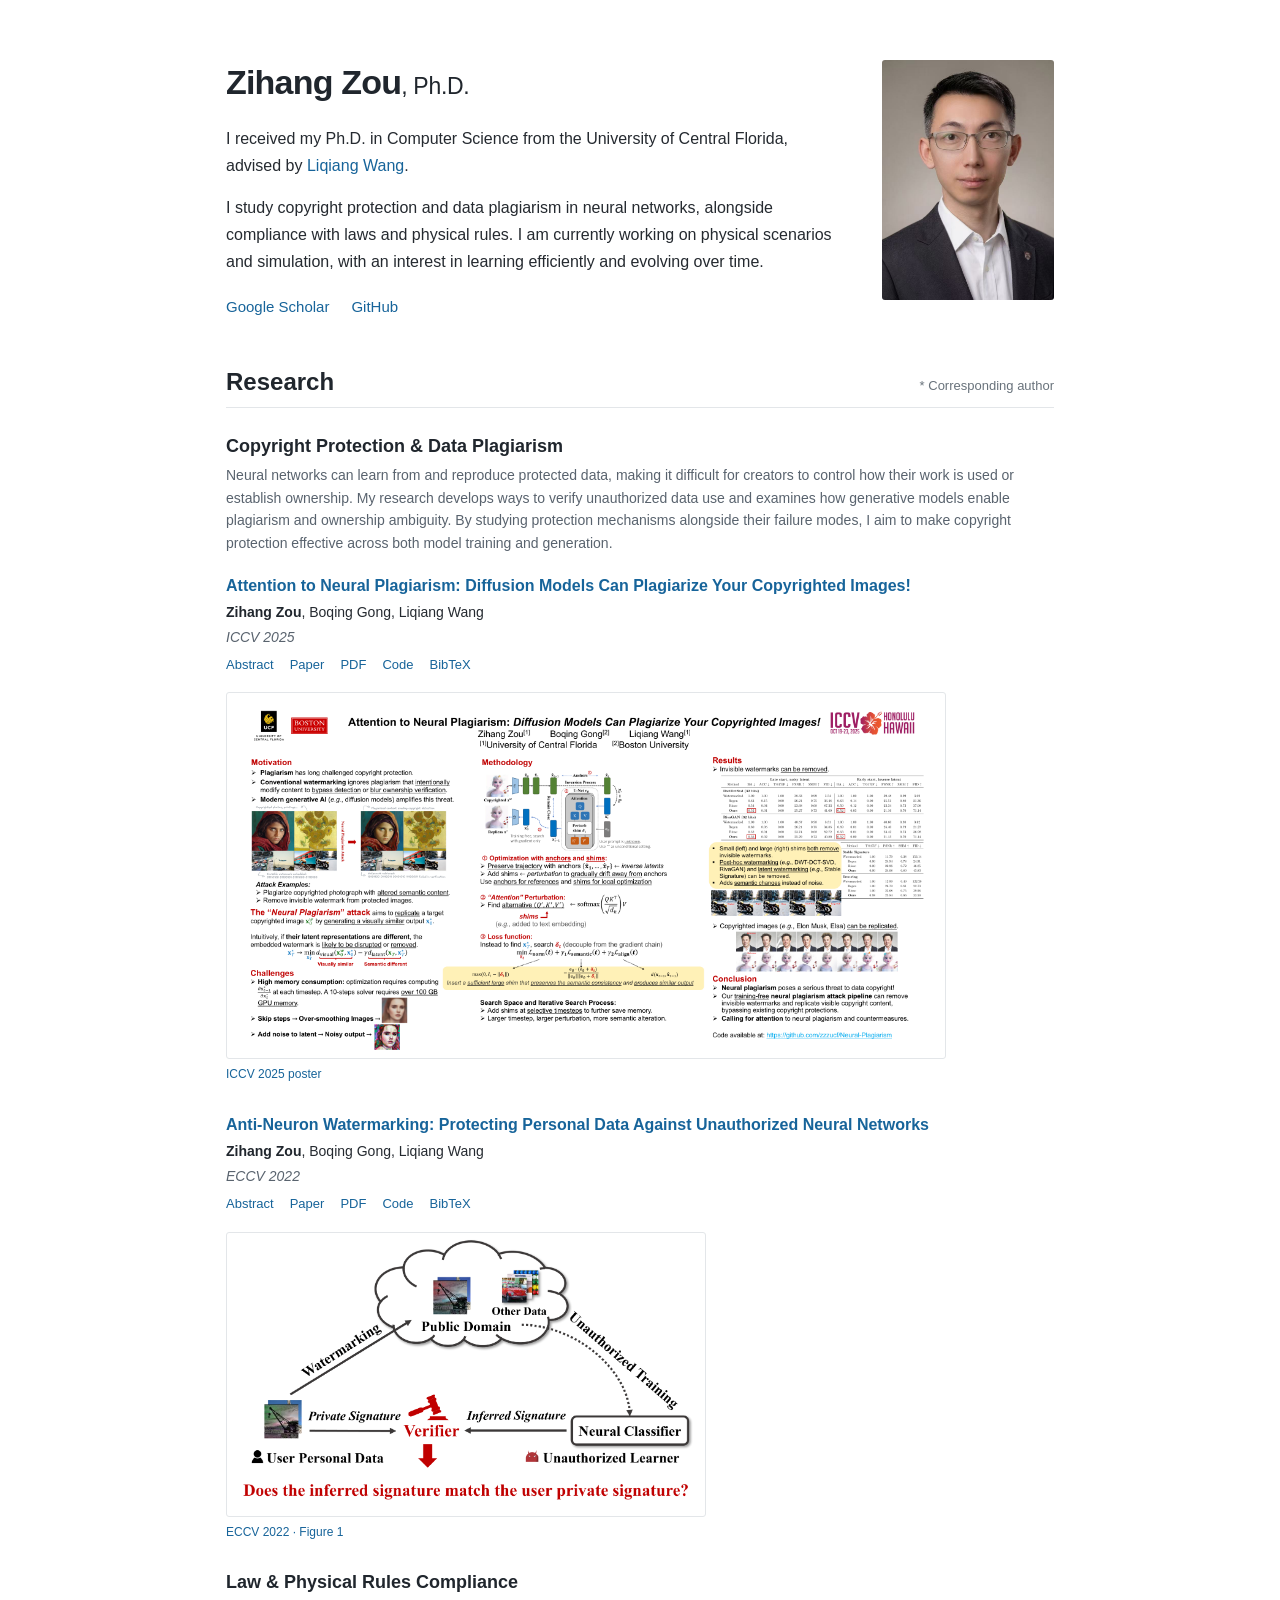
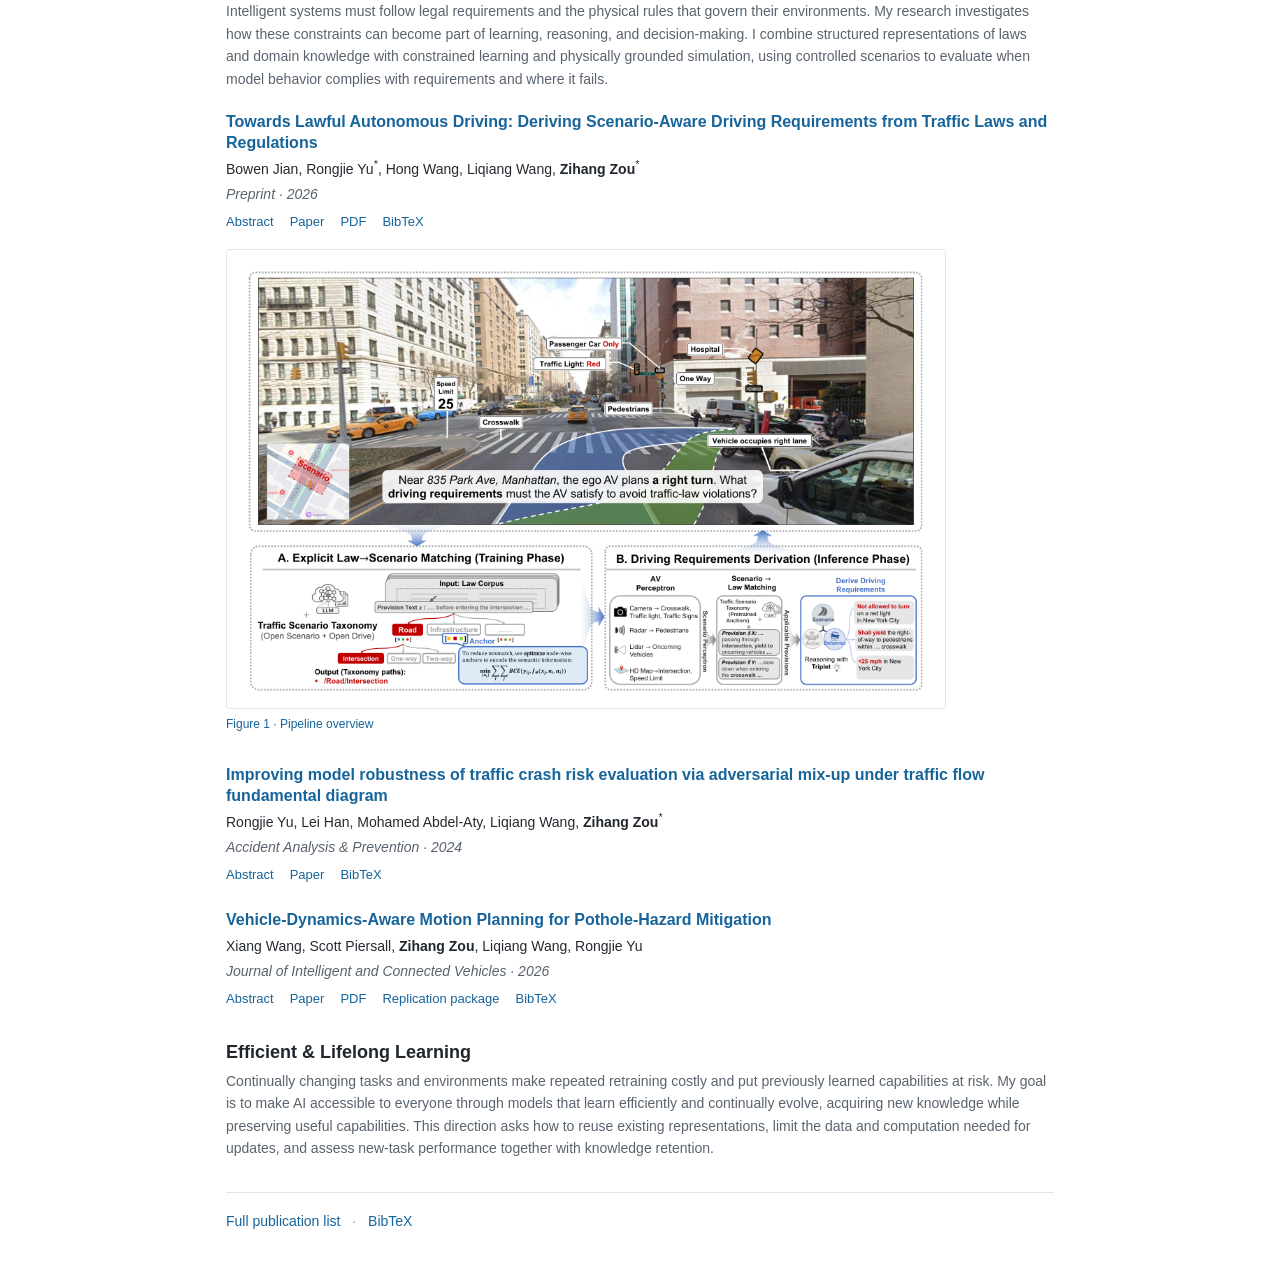
<file: index.html>
<!doctype html>
<html lang="en">
<head>
<meta charset="utf-8">
<meta name="viewport" content="width=device-width, initial-scale=1">
<title>Zihang Zou, Ph.D. | Copyright Protection, Data Plagiarism &amp; Neural Networks</title>
<meta name="description" content="Zihang Zou studies copyright protection and data plagiarism, compliance with laws and physical rules, and efficient and lifelong learning.">
<meta name="author" content="Zihang Zou">
<meta name="robots" content="index, follow">
<link rel="canonical" href="https://zihangzou.github.io/">
<meta property="og:type" content="website">
<meta property="og:title" content="Zihang Zou, Ph.D. | Copyright Protection, Data Plagiarism &amp; Neural Networks">
<meta property="og:description" content="Zihang Zou studies copyright protection and data plagiarism, compliance with laws and physical rules, and efficient and lifelong learning.">
<meta property="og:url" content="https://zihangzou.github.io/">
<meta property="og:site_name" content="Zihang Zou">
<meta name="twitter:card" content="summary">
<meta name="theme-color" content="#ffffff">
<meta property="og:image" content="https://zihangzou.github.io/assets/profile-photo.jpg">
<link rel="icon" href="/favicon.svg" type="image/svg+xml">
<link rel="stylesheet" href="/assets/style.css">
<link rel="alternate" type="application/json" href="/publications.json" title="Selected publication metadata">
<link rel="alternate" type="application/json" href="/research.json" title="Research themes and publication relationships">
<link rel="alternate" type="application/json" href="/research-focus.json" title="Current and future research focus">

<script type="application/ld+json">{"@context": "https://schema.org", "@graph": [{"@type": "Person", "@id": "https://zihangzou.github.io/#person", "name": "Zihang Zou", "honorificSuffix": "Ph.D.", "url": "https://zihangzou.github.io/", "image": "https://zihangzou.github.io/assets/profile-photo.jpg", "sameAs": ["https://scholar.google.com/citations?user=GLuGAK0AAAAJ&hl=en", "https://github.com/zzzucf"], "knowsAbout": [{"@type": "Thing", "name": "Copyright Protection & Data Plagiarism", "description": "Neural networks can learn from and reproduce protected data, making it difficult for creators to control how their work is used or establish ownership. My research develops ways to verify unauthorized data use and examines how generative models enable plagiarism and ownership ambiguity. By studying protection mechanisms alongside their failure modes, I aim to make copyright protection effective across both model training and generation.", "url": "https://zihangzou.github.io/#copyright-protection-and-data-plagiarism"}, {"@type": "Thing", "name": "Law & Physical Rules Compliance", "description": "Intelligent systems must follow legal requirements and the physical rules that govern their environments. My research investigates how these constraints can become part of learning, reasoning, and decision-making. I combine structured representations of laws and domain knowledge with constrained learning and physically grounded simulation, using controlled scenarios to evaluate when model behavior complies with requirements and where it fails.", "url": "https://zihangzou.github.io/#law-and-physics-compliance"}, {"@type": "Thing", "name": "Efficient & Lifelong Learning", "description": "Continually changing tasks and environments make repeated retraining costly and put previously learned capabilities at risk. My goal is to make AI accessible to everyone through models that learn efficiently and continually evolve, acquiring new knowledge while preserving useful capabilities. This direction asks how to reuse existing representations, limit the data and computation needed for updates, and assess new-task performance together with knowledge retention.", "url": "https://zihangzou.github.io/#efficient-and-lifelong-learning"}]}, {"@type": "ProfilePage", "@id": "https://zihangzou.github.io/#profile", "url": "https://zihangzou.github.io/", "name": "Zihang Zou, Ph.D.", "mainEntity": {"@id": "https://zihangzou.github.io/#person"}}, {"@type": "ItemList", "@id": "https://zihangzou.github.io/#copyright-protection-and-data-plagiarism", "name": "Copyright Protection & Data Plagiarism", "description": "Neural networks can learn from and reproduce protected data, making it difficult for creators to control how their work is used or establish ownership. My research develops ways to verify unauthorized data use and examines how generative models enable plagiarism and ownership ambiguity. By studying protection mechanisms alongside their failure modes, I aim to make copyright protection effective across both model training and generation.", "itemListElement": [{"@type": "ListItem", "position": 1, "url": "https://zihangzou.github.io/papers/neural-plagiarism/", "name": "Attention to Neural Plagiarism: Diffusion Models Can Plagiarize Your Copyrighted Images!"}, {"@type": "ListItem", "position": 2, "url": "https://zihangzou.github.io/papers/anti-neuron-watermarking/", "name": "Anti-Neuron Watermarking: Protecting Personal Data Against Unauthorized Neural Networks"}]}, {"@type": "ItemList", "@id": "https://zihangzou.github.io/#law-and-physics-compliance", "name": "Law & Physical Rules Compliance", "description": "Intelligent systems must follow legal requirements and the physical rules that govern their environments. My research investigates how these constraints can become part of learning, reasoning, and decision-making. I combine structured representations of laws and domain knowledge with constrained learning and physically grounded simulation, using controlled scenarios to evaluate when model behavior complies with requirements and where it fails.", "itemListElement": [{"@type": "ListItem", "position": 1, "url": "https://zihangzou.github.io/papers/lawful-autonomous-driving/", "name": "Towards Lawful Autonomous Driving: Deriving Scenario-Aware Driving Requirements from Traffic Laws and Regulations"}, {"@type": "ListItem", "position": 2, "url": "https://zihangzou.github.io/papers/adversarial-mixup/", "name": "Improving model robustness of traffic crash risk evaluation via adversarial mix-up under traffic flow fundamental diagram"}, {"@type": "ListItem", "position": 3, "url": "https://zihangzou.github.io/papers/vehicle-dynamics-pothole-mitigation/", "name": "Vehicle-Dynamics-Aware Motion Planning for Pothole-Hazard Mitigation"}]}]}</script>
</head>
<body>
<a class="skip-link" href="#main">Skip to content</a>
<div class="site-shell">
<main id="main"><section class="profile" aria-labelledby="name"><div class="profile-copy"><h1 id="name">Zihang Zou<span class="degree">, Ph.D.</span></h1><p class="bio">I received my Ph.D. in Computer Science from the University of Central Florida, advised by <a href="https://www.cs.ucf.edu/~lwang/">Liqiang Wang</a>.</p><p>I study copyright protection and data plagiarism in neural networks, alongside compliance with laws and physical rules. I am currently working on physical scenarios and simulation, with an interest in learning efficiently and evolving over time.</p><nav class="contact-links" aria-label="Profiles"><a href="https://scholar.google.com/citations?user=GLuGAK0AAAAJ&amp;hl=en">Google Scholar</a><a href="https://github.com/zzzucf">GitHub</a></nav></div><figure class="profile-portrait"><img src="/assets/profile-photo.jpg" alt="Zihang Zou" width="678" height="946" fetchpriority="high" decoding="async"></figure></section>
<section id="research" aria-labelledby="publications"><div class="section-heading"><h2 id="publications">Research</h2><p class="author-legend">* Corresponding author</p></div><section class="research-theme" id="copyright-protection-and-data-plagiarism" aria-labelledby="copyright-protection-and-data-plagiarism-heading"><h3 id="copyright-protection-and-data-plagiarism-heading">Copyright Protection &amp; Data Plagiarism</h3><p class="theme-description">Neural networks can learn from and reproduce protected data, making it difficult for creators to control how their work is used or establish ownership. My research develops ways to verify unauthorized data use and examines how generative models enable plagiarism and ownership ambiguity. By studying protection mechanisms alongside their failure modes, I aim to make copyright protection effective across both model training and generation.</p><article class="paper-row paper-illustrated"><div class="paper-copy"><h4><a href="/papers/neural-plagiarism/">Attention to Neural Plagiarism: Diffusion Models Can Plagiarize Your Copyrighted Images!</a></h4><p class="authors"><strong>Zihang Zou</strong>, Boqing Gong, Liqiang Wang</p><p class="venue">ICCV 2025</p><div class="resource-links"><a href="/papers/neural-plagiarism/">Abstract</a><a href="https://openaccess.thecvf.com/content/ICCV2025/html/Zou_Attention_to_Neural_Plagiarism_Diffusion_Models_Can_Plagiarize_Your_Copyrighted_ICCV_2025_paper.html">Paper</a><a href="https://openaccess.thecvf.com/content/ICCV2025/papers/Zou_Attention_to_Neural_Plagiarism_Diffusion_Models_Can_Plagiarize_Your_Copyrighted_ICCV_2025_paper.pdf">PDF</a><a href="https://github.com/zzzucf/Neural-Plagiarism">Code</a><a href="/papers/neural-plagiarism/citation.bib">BibTeX</a></div></div><figure class="paper-visual"><a href="/assets/neural-plagiarism-iccv2025-poster.png" aria-label="View full-size ICCV 2025 poster"><img src="/assets/neural-plagiarism-iccv2025-poster.png" alt="ICCV 2025 poster: Attention to Neural Plagiarism" width="4608" height="2304" loading="lazy" decoding="async"></a><figcaption><a href="/assets/neural-plagiarism-iccv2025-poster.png">ICCV 2025 poster</a></figcaption></figure></article><article class="paper-row paper-illustrated"><div class="paper-copy"><h4><a href="/papers/anti-neuron-watermarking/">Anti-Neuron Watermarking: Protecting Personal Data Against Unauthorized Neural Networks</a></h4><p class="authors"><strong>Zihang Zou</strong>, Boqing Gong, Liqiang Wang</p><p class="venue">ECCV 2022</p><div class="resource-links"><a href="/papers/anti-neuron-watermarking/">Abstract</a><a href="https://doi.org/10.1007/978-3-031-19778-9_26">Paper</a><a href="https://www.ecva.net/papers/eccv_2022/papers_ECCV/papers/136730449.pdf">PDF</a><a href="https://github.com/zzzucf/anti-neuron-watermarking">Code</a><a href="/papers/anti-neuron-watermarking/citation.bib">BibTeX</a></div></div><figure class="paper-visual"><a href="/assets/anti-neuron-watermarking-figure1.png" aria-label="View full-size ECCV 2022 · Figure 1"><img src="/assets/anti-neuron-watermarking-figure1.png" alt="Anti-Neuron Watermarking: personal image protection against unauthorized neural learners" width="3015" height="1755" loading="lazy" decoding="async"></a><figcaption><a href="/assets/anti-neuron-watermarking-figure1.png">ECCV 2022 · Figure 1</a></figcaption></figure></article></section><section class="research-theme" id="law-and-physics-compliance" aria-labelledby="law-and-physics-compliance-heading"><h3 id="law-and-physics-compliance-heading">Law &amp; Physical Rules Compliance</h3><p class="theme-description">Intelligent systems must follow legal requirements and the physical rules that govern their environments. My research investigates how these constraints can become part of learning, reasoning, and decision-making. I combine structured representations of laws and domain knowledge with constrained learning and physically grounded simulation, using controlled scenarios to evaluate when model behavior complies with requirements and where it fails.</p><article class="paper-row paper-illustrated"><div class="paper-copy"><h4><a href="/papers/lawful-autonomous-driving/">Towards Lawful Autonomous Driving: Deriving Scenario-Aware Driving Requirements from Traffic Laws and Regulations</a></h4><p class="authors">Bowen Jian, Rongjie Yu<sup>*</sup>, Hong Wang, Liqiang Wang, <strong>Zihang Zou</strong><sup>*</sup></p><p class="venue">Preprint · 2026</p><div class="resource-links"><a href="/papers/lawful-autonomous-driving/">Abstract</a><a href="https://arxiv.org/abs/2604.24562">Paper</a><a href="https://arxiv.org/pdf/2604.24562">PDF</a><a href="/papers/lawful-autonomous-driving/citation.bib">BibTeX</a></div></div><figure class="paper-visual"><a href="/assets/lawful-autonomous-driving-overview.png" aria-label="View full-size Figure 1 · Pipeline overview"><img src="/assets/lawful-autonomous-driving-overview.png" alt="Overview of the pipeline to derive driving requirements from traffic scenarios and laws" width="2020" height="1276" loading="lazy" decoding="async"></a><figcaption><a href="/assets/lawful-autonomous-driving-overview.png">Figure 1 · Pipeline overview</a></figcaption></figure></article><article class="paper-row"><div class="paper-copy"><h4><a href="/papers/adversarial-mixup/">Improving model robustness of traffic crash risk evaluation via adversarial mix-up under traffic flow fundamental diagram</a></h4><p class="authors">Rongjie Yu, Lei Han, Mohamed Abdel-Aty, Liqiang Wang, <strong>Zihang Zou</strong><sup>*</sup></p><p class="venue">Accident Analysis &amp; Prevention · 2024</p><div class="resource-links"><a href="/papers/adversarial-mixup/">Abstract</a><a href="https://doi.org/10.1016/j.aap.2023.107360">Paper</a><a href="/papers/adversarial-mixup/citation.bib">BibTeX</a></div></div></article><article class="paper-row"><div class="paper-copy"><h4><a href="/papers/vehicle-dynamics-pothole-mitigation/">Vehicle-Dynamics-Aware Motion Planning for Pothole-Hazard Mitigation</a></h4><p class="authors">Xiang Wang, Scott Piersall, <strong>Zihang Zou</strong>, Liqiang Wang, Rongjie Yu</p><p class="venue">Journal of Intelligent and Connected Vehicles · 2026</p><div class="resource-links"><a href="/papers/vehicle-dynamics-pothole-mitigation/">Abstract</a><a href="https://www.sciopen.com/article/10.26599/JICV.2026.9210098">Paper</a><a href="https://www.sciopen.com/local/article_pdf/10.26599/JICV.2026.9210098.pdf">PDF</a><a href="https://doi.org/10.26599/ETSD.2026.9190083">Replication package</a><a href="/papers/vehicle-dynamics-pothole-mitigation/citation.bib">BibTeX</a></div></div></article></section><section class="research-theme" id="efficient-and-lifelong-learning" aria-labelledby="efficient-and-lifelong-learning-heading"><h3 id="efficient-and-lifelong-learning-heading">Efficient &amp; Lifelong Learning</h3><p class="theme-description">Continually changing tasks and environments make repeated retraining costly and put previously learned capabilities at risk. My goal is to make AI accessible to everyone through models that learn efficiently and continually evolve, acquiring new knowledge while preserving useful capabilities. This direction asks how to reuse existing representations, limit the data and computation needed for updates, and assess new-task performance together with knowledge retention.</p></section><p class="complete-list"><a href="https://scholar.google.com/citations?user=GLuGAK0AAAAJ&amp;hl=en">Full publication list</a><span aria-hidden="true"> · </span><a href="/publications.bib">BibTeX</a></p></section></main>

</div>
<!-- Cloudflare Web Analytics -->
<script type="module" src="https://static.cloudflareinsights.com/beacon.min.js" data-cf-beacon='{"token":"84c06373300c4f2ba784f7d13a7450f1"}'></script>
<!-- End Cloudflare Web Analytics -->
</body>
</html>
</file>
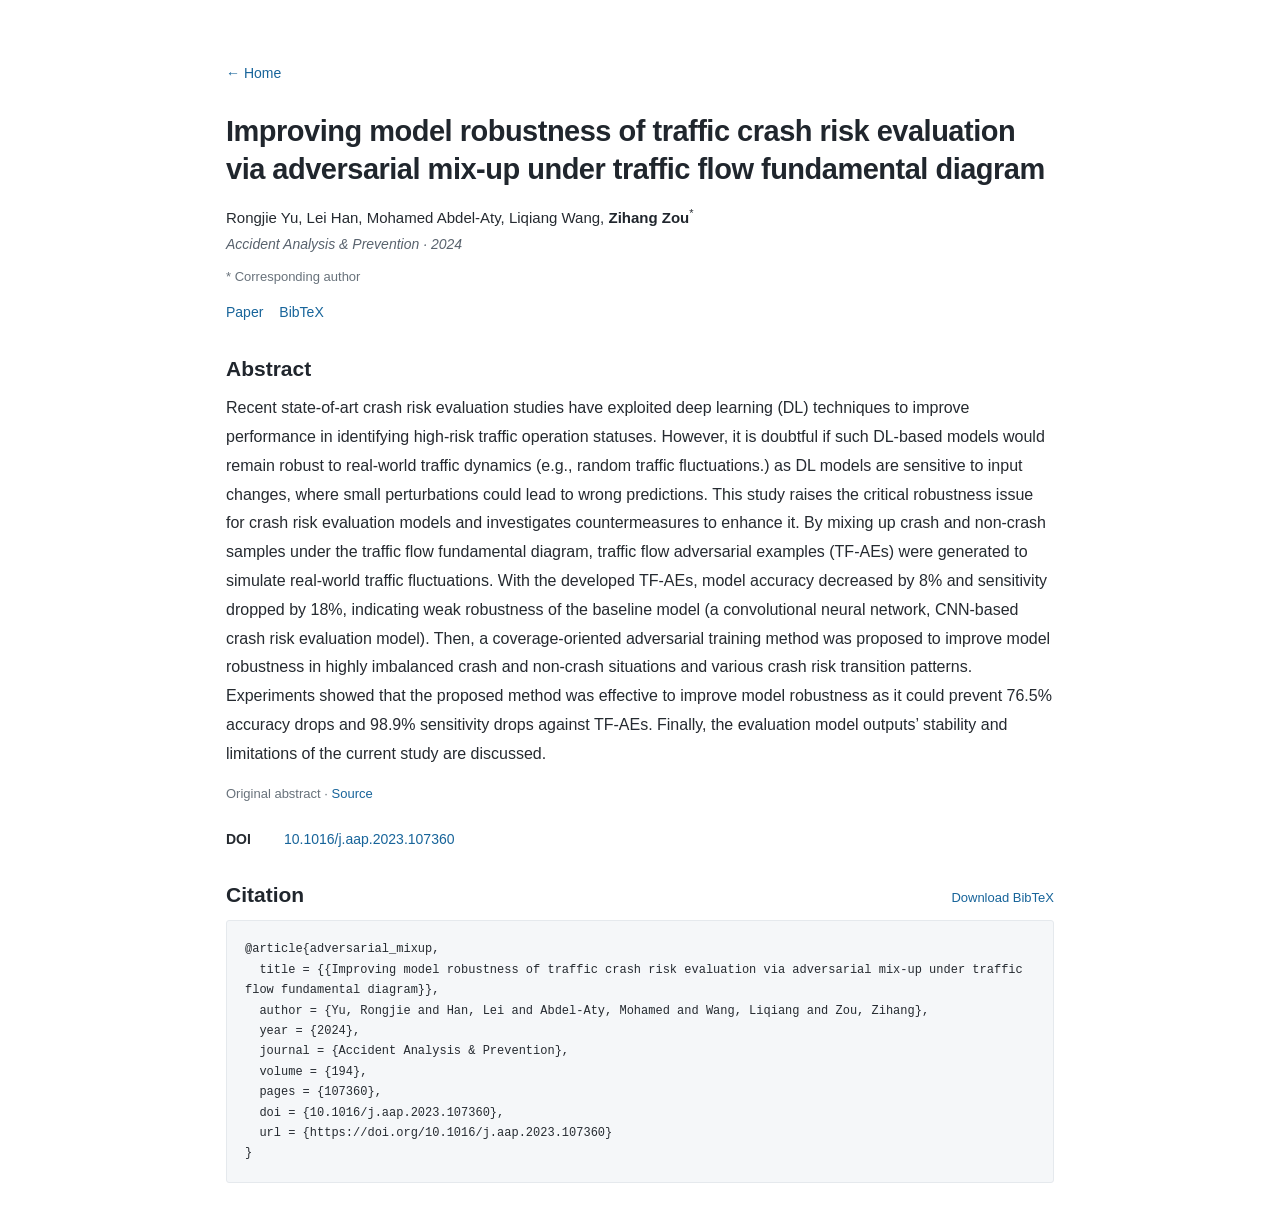
<file: papers/adversarial-mixup/index.html>
<!doctype html>
<html lang="en">
<head>
<meta charset="utf-8">
<meta name="viewport" content="width=device-width, initial-scale=1">
<title>Improving model robustness of traffic crash risk evaluation via adversarial mix-up under traffic flow fundamental diagram | Zihang Zou</title>
<meta name="description" content="Recent state-of-art crash risk evaluation studies have exploited deep learning (DL) techniques to improve performance in identifying high-risk traffic operation statuses.">
<meta name="author" content="Zihang Zou">
<meta name="robots" content="index, follow">
<link rel="canonical" href="https://zihangzou.github.io/papers/adversarial-mixup/">
<meta property="og:type" content="website">
<meta property="og:title" content="Improving model robustness of traffic crash risk evaluation via adversarial mix-up under traffic flow fundamental diagram | Zihang Zou">
<meta property="og:description" content="Recent state-of-art crash risk evaluation studies have exploited deep learning (DL) techniques to improve performance in identifying high-risk traffic operation statuses.">
<meta property="og:url" content="https://zihangzou.github.io/papers/adversarial-mixup/">
<meta property="og:site_name" content="Zihang Zou">
<meta name="twitter:card" content="summary">
<meta name="theme-color" content="#ffffff">
<meta property="og:image" content="https://zihangzou.github.io/assets/profile-photo.jpg">
<link rel="icon" href="/favicon.svg" type="image/svg+xml">
<link rel="stylesheet" href="/assets/style.css">
<link rel="alternate" type="application/json" href="/publications.json" title="Selected publication metadata">
<link rel="alternate" type="application/json" href="/research.json" title="Research themes and publication relationships">
<link rel="alternate" type="application/json" href="/research-focus.json" title="Current and future research focus">
<meta name="citation_title" content="Improving model robustness of traffic crash risk evaluation via adversarial mix-up under traffic flow fundamental diagram">
<meta name="citation_author" content="Rongjie Yu">
<meta name="citation_author" content="Lei Han">
<meta name="citation_author" content="Mohamed Abdel-Aty">
<meta name="citation_author" content="Liqiang Wang">
<meta name="citation_author" content="Zihang Zou">
<meta name="citation_publication_date" content="2024">
<meta name="citation_language" content="en">
<meta name="citation_journal_title" content="Accident Analysis &amp; Prevention">
<meta name="citation_volume" content="194">
<meta name="citation_firstpage" content="107360">
<meta name="citation_doi" content="10.1016/j.aap.2023.107360">
<script type="application/ld+json">{"@context": "https://schema.org", "@type": "ScholarlyArticle", "@id": "https://zihangzou.github.io/papers/adversarial-mixup/#article", "url": "https://zihangzou.github.io/papers/adversarial-mixup/", "name": "Improving model robustness of traffic crash risk evaluation via adversarial mix-up under traffic flow fundamental diagram", "headline": "Improving model robustness of traffic crash risk evaluation via adversarial mix-up under traffic flow fundamental diagram", "author": [{"@type": "Person", "name": "Rongjie Yu"}, {"@type": "Person", "name": "Lei Han"}, {"@type": "Person", "name": "Mohamed Abdel-Aty"}, {"@type": "Person", "name": "Liqiang Wang"}, {"@type": "Person", "name": "Zihang Zou", "@id": "https://zihangzou.github.io/#person"}], "abstract": "Recent state-of-art crash risk evaluation studies have exploited deep learning (DL) techniques to improve performance in identifying high-risk traffic operation statuses. However, it is doubtful if such DL-based models would remain robust to real-world traffic dynamics (e.g., random traffic fluctuations.) as DL models are sensitive to input changes, where small perturbations could lead to wrong predictions. This study raises the critical robustness issue for crash risk evaluation models and investigates countermeasures to enhance it. By mixing up crash and non-crash samples under the traffic flow fundamental diagram, traffic flow adversarial examples (TF-AEs) were generated to simulate real-world traffic fluctuations. With the developed TF-AEs, model accuracy decreased by 8% and sensitivity dropped by 18%, indicating weak robustness of the baseline model (a convolutional neural network, CNN-based crash risk evaluation model). Then, a coverage-oriented adversarial training method was proposed to improve model robustness in highly imbalanced crash and non-crash situations and various crash risk transition patterns. Experiments showed that the proposed method was effective to improve model robustness as it could prevent 76.5% accuracy drops and 98.9% sensitivity drops against TF-AEs. Finally, the evaluation model outputs’ stability and limitations of the current study are discussed.", "about": {"@type": "Thing", "name": "Law & Physical Rules Compliance", "url": "https://zihangzou.github.io/#law-and-physics-compliance"}, "datePublished": "2024", "inLanguage": "en", "keywords": ["Adversarial training", "Crash risk evaluation model", "Model robustness", "Traffic flow adversarial example", "Traffic flow fundamental diagram"], "isPartOf": {"@type": "CreativeWork", "name": "Accident Analysis & Prevention"}, "sameAs": "https://doi.org/10.1016/j.aap.2023.107360", "identifier": "10.1016/j.aap.2023.107360"}</script>
</head>
<body>
<a class="skip-link" href="#main">Skip to content</a>
<div class="site-shell">
<main id="main"><article class="paper-detail"><a class="back-link" href="/">← Home</a><header class="paper-heading"><h1>Improving model robustness of traffic crash risk evaluation via adversarial mix-up under traffic flow fundamental diagram</h1><p class="authors">Rongjie Yu, Lei Han, Mohamed Abdel-Aty, Liqiang Wang, <strong>Zihang Zou</strong><sup>*</sup></p><p class="venue">Accident Analysis &amp; Prevention · 2024</p><p class="author-legend">* Corresponding author</p><div class="resource-links"><a href="https://doi.org/10.1016/j.aap.2023.107360">Paper</a><a href="/papers/adversarial-mixup/citation.bib">BibTeX</a></div></header><section class="abstract-section" aria-labelledby="abstract"><h2 id="abstract">Abstract</h2><p class="full-abstract">Recent state-of-art crash risk evaluation studies have exploited deep learning (DL) techniques to improve performance in identifying high-risk traffic operation statuses. However, it is doubtful if such DL-based models would remain robust to real-world traffic dynamics (e.g., random traffic fluctuations.) as DL models are sensitive to input changes, where small perturbations could lead to wrong predictions. This study raises the critical robustness issue for crash risk evaluation models and investigates countermeasures to enhance it. By mixing up crash and non-crash samples under the traffic flow fundamental diagram, traffic flow adversarial examples (TF-AEs) were generated to simulate real-world traffic fluctuations. With the developed TF-AEs, model accuracy decreased by 8% and sensitivity dropped by 18%, indicating weak robustness of the baseline model (a convolutional neural network, CNN-based crash risk evaluation model). Then, a coverage-oriented adversarial training method was proposed to improve model robustness in highly imbalanced crash and non-crash situations and various crash risk transition patterns. Experiments showed that the proposed method was effective to improve model robustness as it could prevent 76.5% accuracy drops and 98.9% sensitivity drops against TF-AEs. Finally, the evaluation model outputs’ stability and limitations of the current study are discussed.</p><p class="source-note">Original abstract · <a href="https://www.sciencedirect.com/science/article/abs/pii/S0001457523004074">Source</a></p></section><dl class="identifiers"><div><dt>DOI</dt><dd><a href="https://doi.org/10.1016/j.aap.2023.107360">10.1016/j.aap.2023.107360</a></dd></div></dl><section class="citation-section" aria-labelledby="citation"><div class="citation-heading"><h2 id="citation">Citation</h2><a href="citation.bib" download>Download BibTeX</a></div><pre><code>@article{adversarial_mixup,
  title = {{Improving model robustness of traffic crash risk evaluation via adversarial mix-up under traffic flow fundamental diagram}},
  author = {Yu, Rongjie and Han, Lei and Abdel-Aty, Mohamed and Wang, Liqiang and Zou, Zihang},
  year = {2024},
  journal = {Accident Analysis &amp; Prevention},
  volume = {194},
  pages = {107360},
  doi = {10.1016/j.aap.2023.107360},
  url = {https://doi.org/10.1016/j.aap.2023.107360}
}
</code></pre></section></article></main>

</div>
<!-- Cloudflare Web Analytics -->
<script type="module" src="https://static.cloudflareinsights.com/beacon.min.js" data-cf-beacon='{"token":"84c06373300c4f2ba784f7d13a7450f1"}'></script>
<!-- End Cloudflare Web Analytics -->
</body>
</html>
</file>
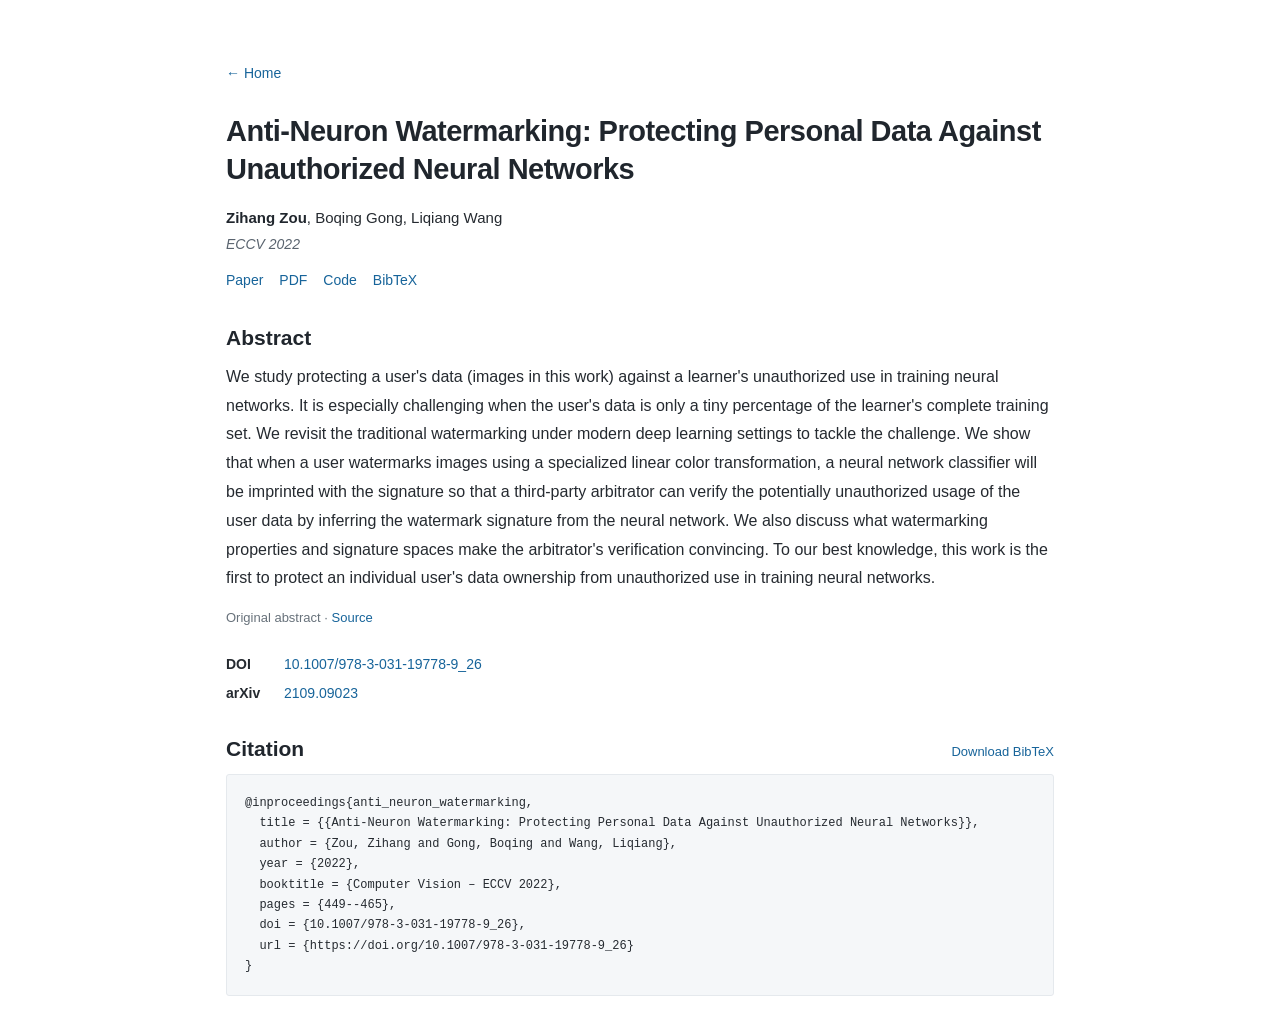
<file: papers/anti-neuron-watermarking/index.html>
<!doctype html>
<html lang="en">
<head>
<meta charset="utf-8">
<meta name="viewport" content="width=device-width, initial-scale=1">
<title>Anti-Neuron Watermarking: Protecting Personal Data Against Unauthorized Neural Networks | Zihang Zou</title>
<meta name="description" content="We study protecting a user&#x27;s data (images in this work) against a learner&#x27;s unauthorized use in training neural networks.">
<meta name="author" content="Zihang Zou">
<meta name="robots" content="index, follow">
<link rel="canonical" href="https://zihangzou.github.io/papers/anti-neuron-watermarking/">
<meta property="og:type" content="website">
<meta property="og:title" content="Anti-Neuron Watermarking: Protecting Personal Data Against Unauthorized Neural Networks | Zihang Zou">
<meta property="og:description" content="We study protecting a user&#x27;s data (images in this work) against a learner&#x27;s unauthorized use in training neural networks.">
<meta property="og:url" content="https://zihangzou.github.io/papers/anti-neuron-watermarking/">
<meta property="og:site_name" content="Zihang Zou">
<meta name="twitter:card" content="summary">
<meta name="theme-color" content="#ffffff">
<meta property="og:image" content="https://zihangzou.github.io/assets/profile-photo.jpg">
<link rel="icon" href="/favicon.svg" type="image/svg+xml">
<link rel="stylesheet" href="/assets/style.css">
<link rel="alternate" type="application/json" href="/publications.json" title="Selected publication metadata">
<link rel="alternate" type="application/json" href="/research.json" title="Research themes and publication relationships">
<link rel="alternate" type="application/json" href="/research-focus.json" title="Current and future research focus">
<meta name="citation_title" content="Anti-Neuron Watermarking: Protecting Personal Data Against Unauthorized Neural Networks">
<meta name="citation_author" content="Zihang Zou">
<meta name="citation_author" content="Boqing Gong">
<meta name="citation_author" content="Liqiang Wang">
<meta name="citation_publication_date" content="2022">
<meta name="citation_language" content="en">
<meta name="citation_conference_title" content="Computer Vision – ECCV 2022">
<meta name="citation_doi" content="10.1007/978-3-031-19778-9_26">
<meta name="citation_firstpage" content="449">
<meta name="citation_lastpage" content="465">
<meta name="citation_arxiv_id" content="2109.09023">
<script type="application/ld+json">{"@context": "https://schema.org", "@type": "ScholarlyArticle", "@id": "https://zihangzou.github.io/papers/anti-neuron-watermarking/#article", "url": "https://zihangzou.github.io/papers/anti-neuron-watermarking/", "name": "Anti-Neuron Watermarking: Protecting Personal Data Against Unauthorized Neural Networks", "headline": "Anti-Neuron Watermarking: Protecting Personal Data Against Unauthorized Neural Networks", "author": [{"@type": "Person", "name": "Zihang Zou", "@id": "https://zihangzou.github.io/#person"}, {"@type": "Person", "name": "Boqing Gong"}, {"@type": "Person", "name": "Liqiang Wang"}], "abstract": "We study protecting a user's data (images in this work) against a learner's unauthorized use in training neural networks. It is especially challenging when the user's data is only a tiny percentage of the learner's complete training set. We revisit the traditional watermarking under modern deep learning settings to tackle the challenge. We show that when a user watermarks images using a specialized linear color transformation, a neural network classifier will be imprinted with the signature so that a third-party arbitrator can verify the potentially unauthorized usage of the user data by inferring the watermark signature from the neural network. We also discuss what watermarking properties and signature spaces make the arbitrator's verification convincing. To our best knowledge, this work is the first to protect an individual user's data ownership from unauthorized use in training neural networks.", "image": {"@type": "ImageObject", "contentUrl": "https://zihangzou.github.io/assets/anti-neuron-watermarking-figure1.png", "caption": "Anti-Neuron Watermarking: personal image protection against unauthorized neural learners", "isBasedOn": "https://www.ecva.net/papers/eccv_2022/papers_ECCV/papers/136730449.pdf#page=2"}, "about": {"@type": "Thing", "name": "Copyright Protection & Data Plagiarism", "url": "https://zihangzou.github.io/#copyright-protection-and-data-plagiarism"}, "datePublished": "2022", "inLanguage": "en", "keywords": ["Data ownership", "Unauthorized training", "Watermarking"], "isPartOf": {"@type": "CreativeWork", "name": "Computer Vision – ECCV 2022"}, "sameAs": "https://doi.org/10.1007/978-3-031-19778-9_26", "identifier": "10.1007/978-3-031-19778-9_26"}</script>
</head>
<body>
<a class="skip-link" href="#main">Skip to content</a>
<div class="site-shell">
<main id="main"><article class="paper-detail"><a class="back-link" href="/">← Home</a><header class="paper-heading"><h1>Anti-Neuron Watermarking: Protecting Personal Data Against Unauthorized Neural Networks</h1><p class="authors"><strong>Zihang Zou</strong>, Boqing Gong, Liqiang Wang</p><p class="venue">ECCV 2022</p><div class="resource-links"><a href="https://doi.org/10.1007/978-3-031-19778-9_26">Paper</a><a href="https://www.ecva.net/papers/eccv_2022/papers_ECCV/papers/136730449.pdf">PDF</a><a href="https://github.com/zzzucf/anti-neuron-watermarking">Code</a><a href="/papers/anti-neuron-watermarking/citation.bib">BibTeX</a></div></header><section class="abstract-section" aria-labelledby="abstract"><h2 id="abstract">Abstract</h2><p class="full-abstract">We study protecting a user&#x27;s data (images in this work) against a learner&#x27;s unauthorized use in training neural networks. It is especially challenging when the user&#x27;s data is only a tiny percentage of the learner&#x27;s complete training set. We revisit the traditional watermarking under modern deep learning settings to tackle the challenge. We show that when a user watermarks images using a specialized linear color transformation, a neural network classifier will be imprinted with the signature so that a third-party arbitrator can verify the potentially unauthorized usage of the user data by inferring the watermark signature from the neural network. We also discuss what watermarking properties and signature spaces make the arbitrator&#x27;s verification convincing. To our best knowledge, this work is the first to protect an individual user&#x27;s data ownership from unauthorized use in training neural networks.</p><p class="source-note">Original abstract · <a href="https://arxiv.org/abs/2109.09023">Source</a></p></section><dl class="identifiers"><div><dt>DOI</dt><dd><a href="https://doi.org/10.1007/978-3-031-19778-9_26">10.1007/978-3-031-19778-9_26</a></dd></div><div><dt>arXiv</dt><dd><a href="https://arxiv.org/abs/2109.09023">2109.09023</a></dd></div></dl><section class="citation-section" aria-labelledby="citation"><div class="citation-heading"><h2 id="citation">Citation</h2><a href="citation.bib" download>Download BibTeX</a></div><pre><code>@inproceedings{anti_neuron_watermarking,
  title = {{Anti-Neuron Watermarking: Protecting Personal Data Against Unauthorized Neural Networks}},
  author = {Zou, Zihang and Gong, Boqing and Wang, Liqiang},
  year = {2022},
  booktitle = {Computer Vision – ECCV 2022},
  pages = {449--465},
  doi = {10.1007/978-3-031-19778-9_26},
  url = {https://doi.org/10.1007/978-3-031-19778-9_26}
}
</code></pre></section></article></main>

</div>
<!-- Cloudflare Web Analytics -->
<script type="module" src="https://static.cloudflareinsights.com/beacon.min.js" data-cf-beacon='{"token":"84c06373300c4f2ba784f7d13a7450f1"}'></script>
<!-- End Cloudflare Web Analytics -->
</body>
</html>
</file>
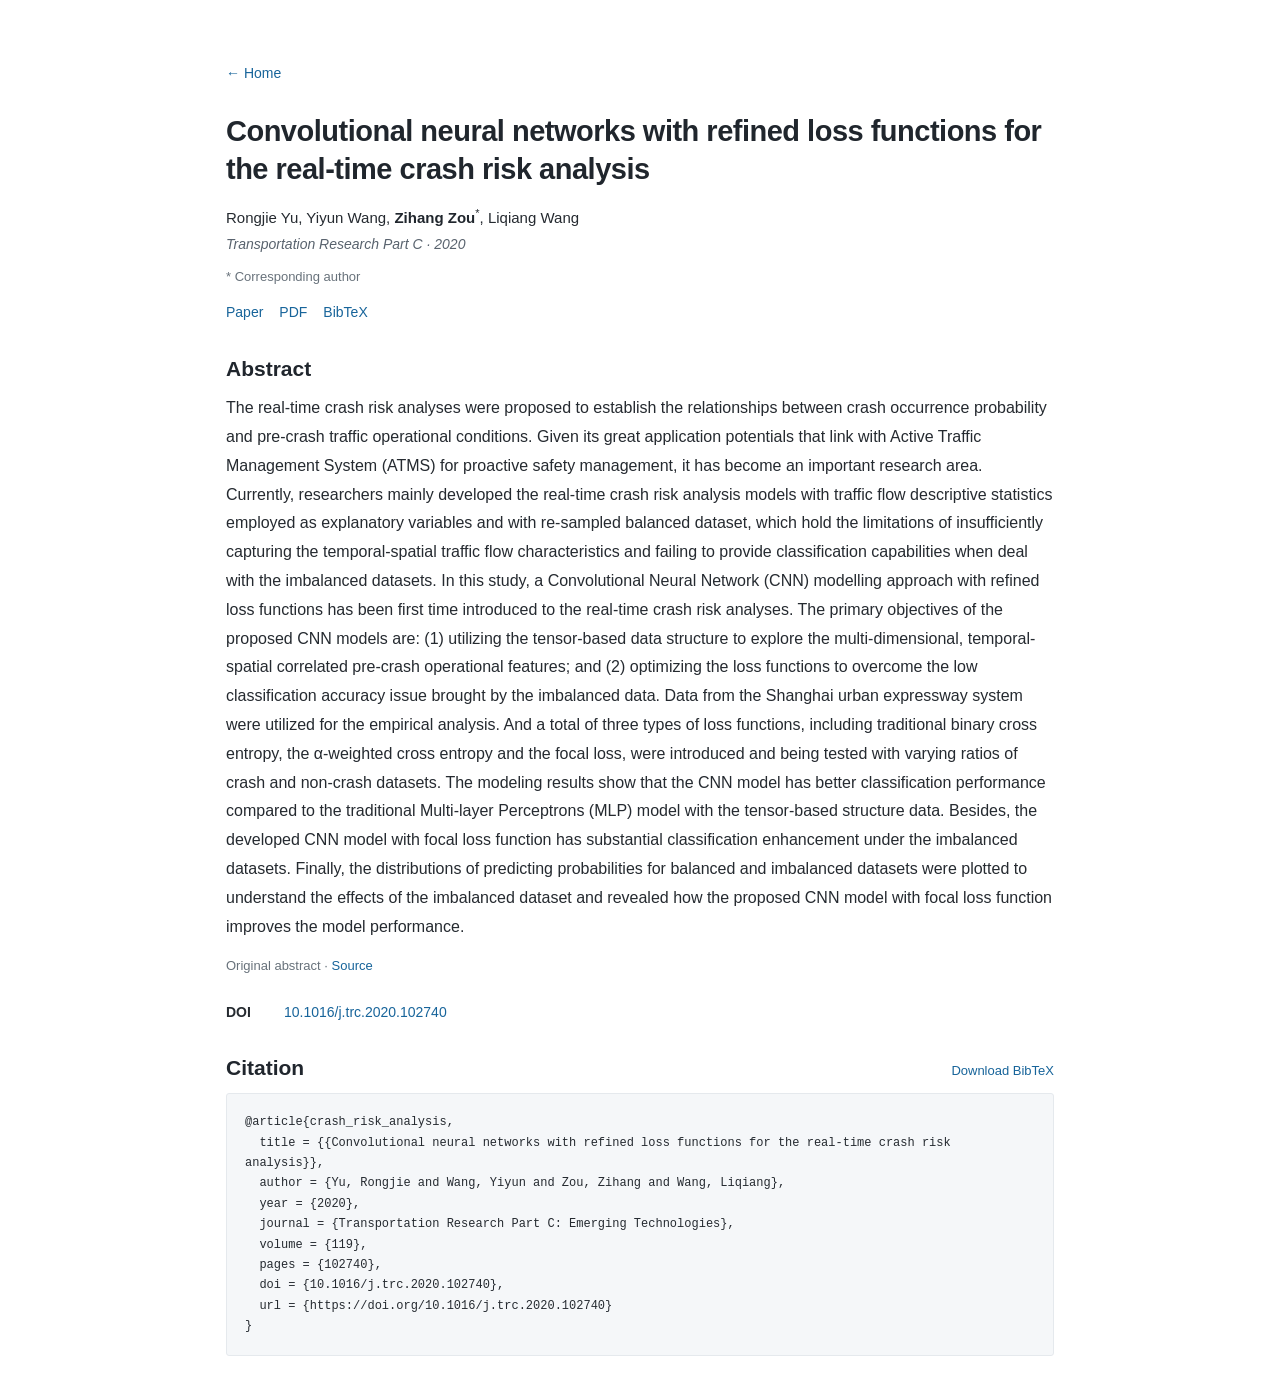
<file: papers/crash-risk-analysis/index.html>
<!doctype html>
<html lang="en">
<head>
<meta charset="utf-8">
<meta name="viewport" content="width=device-width, initial-scale=1">
<title>Convolutional neural networks with refined loss functions for the real-time crash risk analysis | Zihang Zou</title>
<meta name="description" content="The real-time crash risk analyses were proposed to establish the relationships between crash occurrence probability and pre-crash traffic operational conditions.">
<meta name="author" content="Zihang Zou">
<meta name="robots" content="index, follow">
<link rel="canonical" href="https://zihangzou.github.io/papers/crash-risk-analysis/">
<meta property="og:type" content="website">
<meta property="og:title" content="Convolutional neural networks with refined loss functions for the real-time crash risk analysis | Zihang Zou">
<meta property="og:description" content="The real-time crash risk analyses were proposed to establish the relationships between crash occurrence probability and pre-crash traffic operational conditions.">
<meta property="og:url" content="https://zihangzou.github.io/papers/crash-risk-analysis/">
<meta property="og:site_name" content="Zihang Zou">
<meta name="twitter:card" content="summary">
<meta name="theme-color" content="#ffffff">
<meta property="og:image" content="https://zihangzou.github.io/assets/profile-photo.jpg">
<link rel="icon" href="/favicon.svg" type="image/svg+xml">
<link rel="stylesheet" href="/assets/style.css">
<link rel="alternate" type="application/json" href="/publications.json" title="Selected publication metadata">
<link rel="alternate" type="application/json" href="/research.json" title="Research themes and publication relationships">
<link rel="alternate" type="application/json" href="/research-focus.json" title="Current and future research focus">
<meta name="citation_title" content="Convolutional neural networks with refined loss functions for the real-time crash risk analysis">
<meta name="citation_author" content="Rongjie Yu">
<meta name="citation_author" content="Yiyun Wang">
<meta name="citation_author" content="Zihang Zou">
<meta name="citation_author" content="Liqiang Wang">
<meta name="citation_publication_date" content="2020">
<meta name="citation_language" content="en">
<meta name="citation_journal_title" content="Transportation Research Part C: Emerging Technologies">
<meta name="citation_volume" content="119">
<meta name="citation_firstpage" content="102740">
<meta name="citation_doi" content="10.1016/j.trc.2020.102740">
<script type="application/ld+json">{"@context": "https://schema.org", "@type": "ScholarlyArticle", "@id": "https://zihangzou.github.io/papers/crash-risk-analysis/#article", "url": "https://zihangzou.github.io/papers/crash-risk-analysis/", "name": "Convolutional neural networks with refined loss functions for the real-time crash risk analysis", "headline": "Convolutional neural networks with refined loss functions for the real-time crash risk analysis", "author": [{"@type": "Person", "name": "Rongjie Yu"}, {"@type": "Person", "name": "Yiyun Wang"}, {"@type": "Person", "name": "Zihang Zou", "@id": "https://zihangzou.github.io/#person"}, {"@type": "Person", "name": "Liqiang Wang"}], "abstract": "The real-time crash risk analyses were proposed to establish the relationships between crash occurrence probability and pre-crash traffic operational conditions. Given its great application potentials that link with Active Traffic Management System (ATMS) for proactive safety management, it has become an important research area. Currently, researchers mainly developed the real-time crash risk analysis models with traffic flow descriptive statistics employed as explanatory variables and with re-sampled balanced dataset, which hold the limitations of insufficiently capturing the temporal-spatial traffic flow characteristics and failing to provide classification capabilities when deal with the imbalanced datasets. In this study, a Convolutional Neural Network (CNN) modelling approach with refined loss functions has been first time introduced to the real-time crash risk analyses. The primary objectives of the proposed CNN models are: (1) utilizing the tensor-based data structure to explore the multi-dimensional, temporal-spatial correlated pre-crash operational features; and (2) optimizing the loss functions to overcome the low classification accuracy issue brought by the imbalanced data. Data from the Shanghai urban expressway system were utilized for the empirical analysis. And a total of three types of loss functions, including traditional binary cross entropy, the α-weighted cross entropy and the focal loss, were introduced and being tested with varying ratios of crash and non-crash datasets. The modeling results show that the CNN model has better classification performance compared to the traditional Multi-layer Perceptrons (MLP) model with the tensor-based structure data. Besides, the developed CNN model with focal loss function has substantial classification enhancement under the imbalanced datasets. Finally, the distributions of predicting probabilities for balanced and imbalanced datasets were plotted to understand the effects of the imbalanced dataset and revealed how the proposed CNN model with focal loss function improves the model performance.", "about": {"@type": "Thing", "name": "Personalized Learning & Traffic Safety"}, "datePublished": "2020", "inLanguage": "en", "keywords": ["Crash risk analysis", "Convolutional neural networks", "Focal loss"], "isPartOf": {"@type": "CreativeWork", "name": "Transportation Research Part C: Emerging Technologies"}, "sameAs": "https://doi.org/10.1016/j.trc.2020.102740", "identifier": "10.1016/j.trc.2020.102740"}</script>
</head>
<body>
<a class="skip-link" href="#main">Skip to content</a>
<div class="site-shell">
<main id="main"><article class="paper-detail"><a class="back-link" href="/">← Home</a><header class="paper-heading"><h1>Convolutional neural networks with refined loss functions for the real-time crash risk analysis</h1><p class="authors">Rongjie Yu, Yiyun Wang, <strong>Zihang Zou</strong><sup>*</sup>, Liqiang Wang</p><p class="venue">Transportation Research Part C · 2020</p><p class="author-legend">* Corresponding author</p><div class="resource-links"><a href="https://doi.org/10.1016/j.trc.2020.102740">Paper</a><a href="https://par.nsf.gov/servlets/purl/10294992">PDF</a><a href="/papers/crash-risk-analysis/citation.bib">BibTeX</a></div></header><section class="abstract-section" aria-labelledby="abstract"><h2 id="abstract">Abstract</h2><p class="full-abstract">The real-time crash risk analyses were proposed to establish the relationships between crash occurrence probability and pre-crash traffic operational conditions. Given its great application potentials that link with Active Traffic Management System (ATMS) for proactive safety management, it has become an important research area. Currently, researchers mainly developed the real-time crash risk analysis models with traffic flow descriptive statistics employed as explanatory variables and with re-sampled balanced dataset, which hold the limitations of insufficiently capturing the temporal-spatial traffic flow characteristics and failing to provide classification capabilities when deal with the imbalanced datasets. In this study, a Convolutional Neural Network (CNN) modelling approach with refined loss functions has been first time introduced to the real-time crash risk analyses. The primary objectives of the proposed CNN models are: (1) utilizing the tensor-based data structure to explore the multi-dimensional, temporal-spatial correlated pre-crash operational features; and (2) optimizing the loss functions to overcome the low classification accuracy issue brought by the imbalanced data. Data from the Shanghai urban expressway system were utilized for the empirical analysis. And a total of three types of loss functions, including traditional binary cross entropy, the α-weighted cross entropy and the focal loss, were introduced and being tested with varying ratios of crash and non-crash datasets. The modeling results show that the CNN model has better classification performance compared to the traditional Multi-layer Perceptrons (MLP) model with the tensor-based structure data. Besides, the developed CNN model with focal loss function has substantial classification enhancement under the imbalanced datasets. Finally, the distributions of predicting probabilities for balanced and imbalanced datasets were plotted to understand the effects of the imbalanced dataset and revealed how the proposed CNN model with focal loss function improves the model performance.</p><p class="source-note">Original abstract · <a href="https://par.nsf.gov/servlets/purl/10294992">Source</a></p></section><dl class="identifiers"><div><dt>DOI</dt><dd><a href="https://doi.org/10.1016/j.trc.2020.102740">10.1016/j.trc.2020.102740</a></dd></div></dl><section class="citation-section" aria-labelledby="citation"><div class="citation-heading"><h2 id="citation">Citation</h2><a href="citation.bib" download>Download BibTeX</a></div><pre><code>@article{crash_risk_analysis,
  title = {{Convolutional neural networks with refined loss functions for the real-time crash risk analysis}},
  author = {Yu, Rongjie and Wang, Yiyun and Zou, Zihang and Wang, Liqiang},
  year = {2020},
  journal = {Transportation Research Part C: Emerging Technologies},
  volume = {119},
  pages = {102740},
  doi = {10.1016/j.trc.2020.102740},
  url = {https://doi.org/10.1016/j.trc.2020.102740}
}
</code></pre></section></article></main>

</div>
<!-- Cloudflare Web Analytics -->
<script type="module" src="https://static.cloudflareinsights.com/beacon.min.js" data-cf-beacon='{"token":"84c06373300c4f2ba784f7d13a7450f1"}'></script>
<!-- End Cloudflare Web Analytics -->
</body>
</html>
</file>
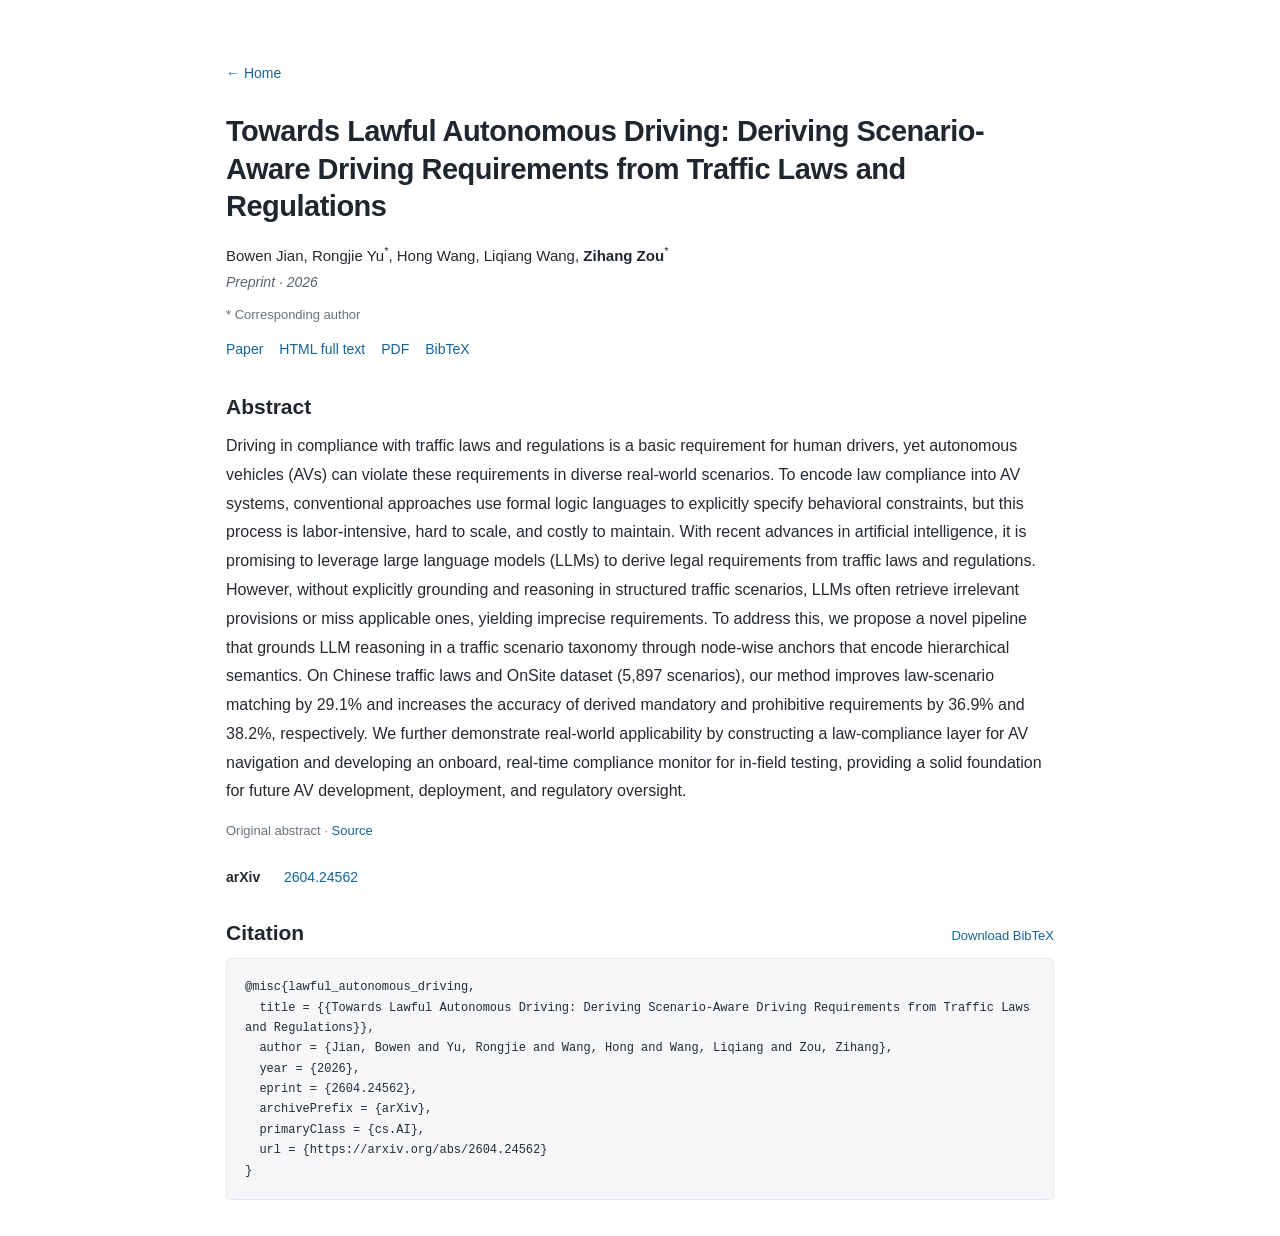
<file: papers/lawful-autonomous-driving/index.html>
<!doctype html>
<html lang="en">
<head>
<meta charset="utf-8">
<meta name="viewport" content="width=device-width, initial-scale=1">
<title>Towards Lawful Autonomous Driving: Deriving Scenario-Aware Driving Requirements from Traffic Laws and Regulations | Zihang Zou</title>
<meta name="description" content="Driving in compliance with traffic laws and regulations is a basic requirement for human drivers, yet autonomous vehicles (AVs) can violate these requirements in diverse real-world scenarios.">
<meta name="author" content="Zihang Zou">
<meta name="robots" content="index, follow">
<link rel="canonical" href="https://zihangzou.github.io/papers/lawful-autonomous-driving/">
<meta property="og:type" content="website">
<meta property="og:title" content="Towards Lawful Autonomous Driving: Deriving Scenario-Aware Driving Requirements from Traffic Laws and Regulations | Zihang Zou">
<meta property="og:description" content="Driving in compliance with traffic laws and regulations is a basic requirement for human drivers, yet autonomous vehicles (AVs) can violate these requirements in diverse real-world scenarios.">
<meta property="og:url" content="https://zihangzou.github.io/papers/lawful-autonomous-driving/">
<meta property="og:site_name" content="Zihang Zou">
<meta name="twitter:card" content="summary">
<meta name="theme-color" content="#ffffff">
<meta property="og:image" content="https://zihangzou.github.io/assets/profile-photo.jpg">
<link rel="icon" href="/favicon.svg" type="image/svg+xml">
<link rel="stylesheet" href="/assets/style.css">
<link rel="alternate" type="application/json" href="/publications.json" title="Selected publication metadata">
<link rel="alternate" type="application/json" href="/research.json" title="Research themes and publication relationships">
<link rel="alternate" type="application/json" href="/research-focus.json" title="Current and future research focus">
<meta name="citation_title" content="Towards Lawful Autonomous Driving: Deriving Scenario-Aware Driving Requirements from Traffic Laws and Regulations">
<meta name="citation_author" content="Bowen Jian">
<meta name="citation_author" content="Rongjie Yu">
<meta name="citation_author" content="Hong Wang">
<meta name="citation_author" content="Liqiang Wang">
<meta name="citation_author" content="Zihang Zou">
<meta name="citation_publication_date" content="2026">
<meta name="citation_language" content="en">
<meta name="citation_arxiv_id" content="2604.24562">
<script type="application/ld+json">{"@context": "https://schema.org", "@type": "ScholarlyArticle", "@id": "https://zihangzou.github.io/papers/lawful-autonomous-driving/#article", "url": "https://zihangzou.github.io/papers/lawful-autonomous-driving/", "name": "Towards Lawful Autonomous Driving: Deriving Scenario-Aware Driving Requirements from Traffic Laws and Regulations", "headline": "Towards Lawful Autonomous Driving: Deriving Scenario-Aware Driving Requirements from Traffic Laws and Regulations", "author": [{"@type": "Person", "name": "Bowen Jian"}, {"@type": "Person", "name": "Rongjie Yu"}, {"@type": "Person", "name": "Hong Wang"}, {"@type": "Person", "name": "Liqiang Wang"}, {"@type": "Person", "name": "Zihang Zou", "@id": "https://zihangzou.github.io/#person"}], "abstract": "Driving in compliance with traffic laws and regulations is a basic requirement for human drivers, yet autonomous vehicles (AVs) can violate these requirements in diverse real-world scenarios. To encode law compliance into AV systems, conventional approaches use formal logic languages to explicitly specify behavioral constraints, but this process is labor-intensive, hard to scale, and costly to maintain. With recent advances in artificial intelligence, it is promising to leverage large language models (LLMs) to derive legal requirements from traffic laws and regulations. However, without explicitly grounding and reasoning in structured traffic scenarios, LLMs often retrieve irrelevant provisions or miss applicable ones, yielding imprecise requirements. To address this, we propose a novel pipeline that grounds LLM reasoning in a traffic scenario taxonomy through node-wise anchors that encode hierarchical semantics. On Chinese traffic laws and OnSite dataset (5,897 scenarios), our method improves law-scenario matching by 29.1% and increases the accuracy of derived mandatory and prohibitive requirements by 36.9% and 38.2%, respectively. We further demonstrate real-world applicability by constructing a law-compliance layer for AV navigation and developing an onboard, real-time compliance monitor for in-field testing, providing a solid foundation for future AV development, deployment, and regulatory oversight.", "image": {"@type": "ImageObject", "contentUrl": "https://zihangzou.github.io/assets/lawful-autonomous-driving-overview.png", "caption": "Overview of the pipeline to derive driving requirements from traffic scenarios and laws", "isBasedOn": "https://arxiv.org/html/2604.24562v1#S1.F1"}, "about": {"@type": "Thing", "name": "Law & Physical Rules Compliance", "url": "https://zihangzou.github.io/#law-and-physics-compliance"}, "datePublished": "2026", "inLanguage": "en", "keywords": ["Autonomous driving", "Large language models", "Traffic-law compliance"], "isPartOf": {"@type": "CreativeWork", "name": "arXiv"}, "sameAs": "https://arxiv.org/abs/2604.24562", "identifier": "arXiv:2604.24562"}</script>
</head>
<body>
<a class="skip-link" href="#main">Skip to content</a>
<div class="site-shell">
<main id="main"><article class="paper-detail"><a class="back-link" href="/">← Home</a><header class="paper-heading"><h1>Towards Lawful Autonomous Driving: Deriving Scenario-Aware Driving Requirements from Traffic Laws and Regulations</h1><p class="authors">Bowen Jian, Rongjie Yu<sup>*</sup>, Hong Wang, Liqiang Wang, <strong>Zihang Zou</strong><sup>*</sup></p><p class="venue">Preprint · 2026</p><p class="author-legend">* Corresponding author</p><div class="resource-links"><a href="https://arxiv.org/abs/2604.24562">Paper</a><a href="https://arxiv.org/html/2604.24562v1">HTML full text</a><a href="https://arxiv.org/pdf/2604.24562">PDF</a><a href="/papers/lawful-autonomous-driving/citation.bib">BibTeX</a></div></header><section class="abstract-section" aria-labelledby="abstract"><h2 id="abstract">Abstract</h2><p class="full-abstract">Driving in compliance with traffic laws and regulations is a basic requirement for human drivers, yet autonomous vehicles (AVs) can violate these requirements in diverse real-world scenarios. To encode law compliance into AV systems, conventional approaches use formal logic languages to explicitly specify behavioral constraints, but this process is labor-intensive, hard to scale, and costly to maintain. With recent advances in artificial intelligence, it is promising to leverage large language models (LLMs) to derive legal requirements from traffic laws and regulations. However, without explicitly grounding and reasoning in structured traffic scenarios, LLMs often retrieve irrelevant provisions or miss applicable ones, yielding imprecise requirements. To address this, we propose a novel pipeline that grounds LLM reasoning in a traffic scenario taxonomy through node-wise anchors that encode hierarchical semantics. On Chinese traffic laws and OnSite dataset (5,897 scenarios), our method improves law-scenario matching by 29.1% and increases the accuracy of derived mandatory and prohibitive requirements by 36.9% and 38.2%, respectively. We further demonstrate real-world applicability by constructing a law-compliance layer for AV navigation and developing an onboard, real-time compliance monitor for in-field testing, providing a solid foundation for future AV development, deployment, and regulatory oversight.</p><p class="source-note">Original abstract · <a href="https://arxiv.org/html/2604.24562v1">Source</a></p></section><dl class="identifiers"><div><dt>arXiv</dt><dd><a href="https://arxiv.org/abs/2604.24562">2604.24562</a></dd></div></dl><section class="citation-section" aria-labelledby="citation"><div class="citation-heading"><h2 id="citation">Citation</h2><a href="citation.bib" download>Download BibTeX</a></div><pre><code>@misc{lawful_autonomous_driving,
  title = {{Towards Lawful Autonomous Driving: Deriving Scenario-Aware Driving Requirements from Traffic Laws and Regulations}},
  author = {Jian, Bowen and Yu, Rongjie and Wang, Hong and Wang, Liqiang and Zou, Zihang},
  year = {2026},
  eprint = {2604.24562},
  archivePrefix = {arXiv},
  primaryClass = {cs.AI},
  url = {https://arxiv.org/abs/2604.24562}
}
</code></pre></section></article></main>

</div>
<!-- Cloudflare Web Analytics -->
<script type="module" src="https://static.cloudflareinsights.com/beacon.min.js" data-cf-beacon='{"token":"84c06373300c4f2ba784f7d13a7450f1"}'></script>
<!-- End Cloudflare Web Analytics -->
</body>
</html>
</file>
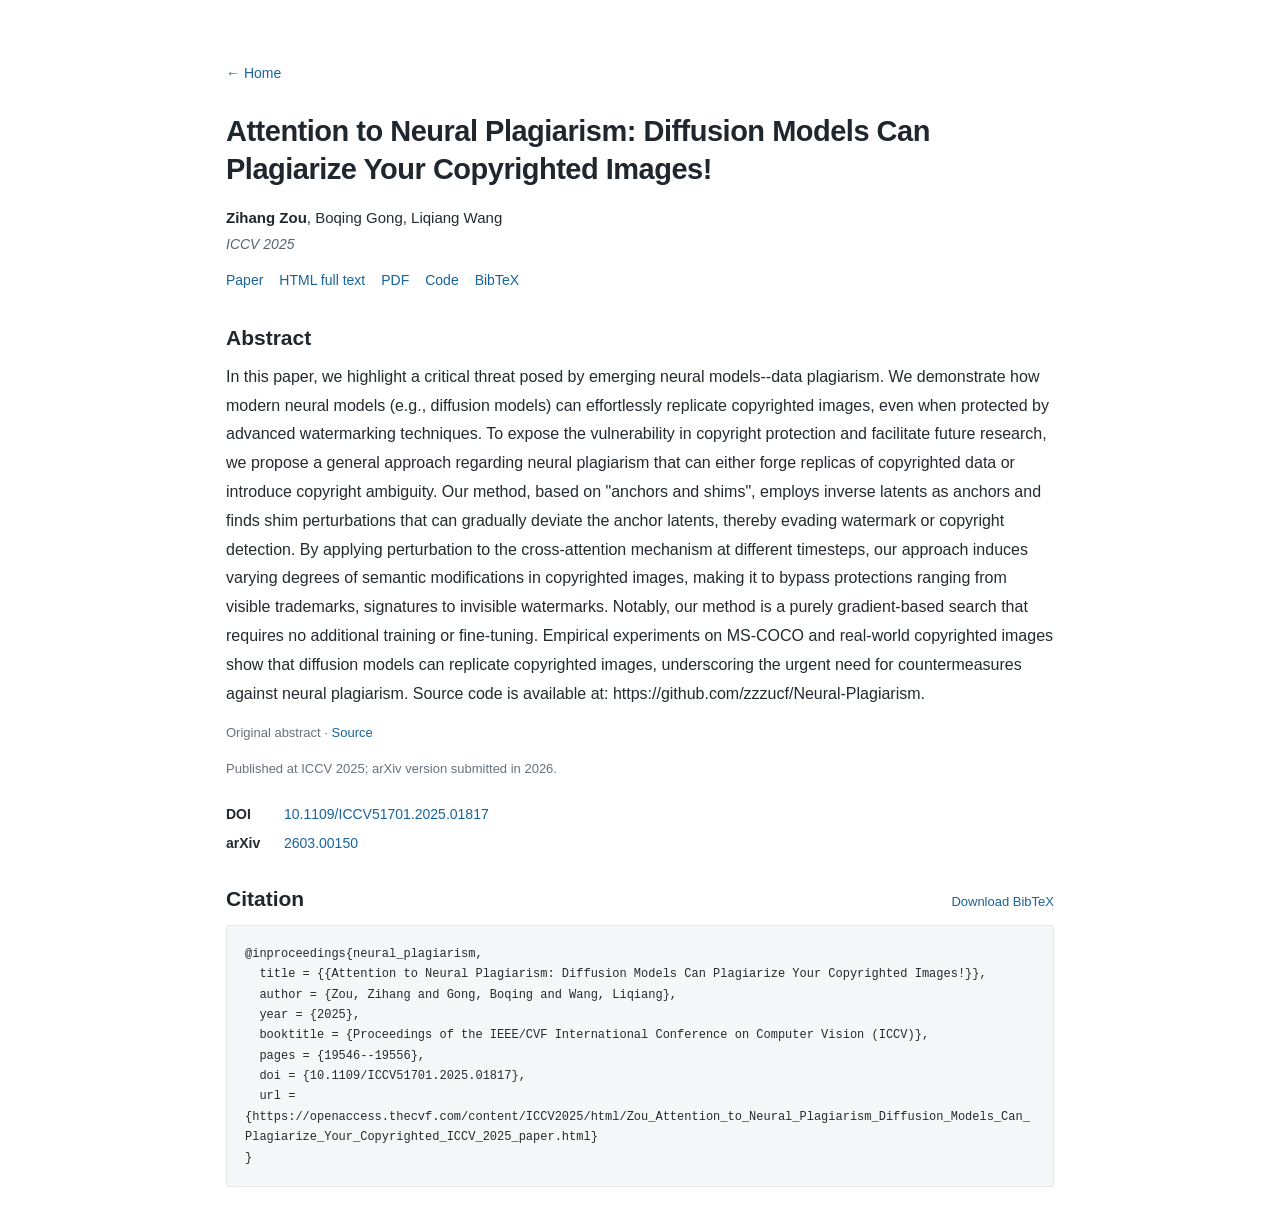
<file: papers/neural-plagiarism/index.html>
<!doctype html>
<html lang="en">
<head>
<meta charset="utf-8">
<meta name="viewport" content="width=device-width, initial-scale=1">
<title>Attention to Neural Plagiarism: Diffusion Models Can Plagiarize Your Copyrighted Images! | Zihang Zou</title>
<meta name="description" content="In this paper, we highlight a critical threat posed by emerging neural models--data plagiarism.">
<meta name="author" content="Zihang Zou">
<meta name="robots" content="index, follow">
<link rel="canonical" href="https://zihangzou.github.io/papers/neural-plagiarism/">
<meta property="og:type" content="website">
<meta property="og:title" content="Attention to Neural Plagiarism: Diffusion Models Can Plagiarize Your Copyrighted Images! | Zihang Zou">
<meta property="og:description" content="In this paper, we highlight a critical threat posed by emerging neural models--data plagiarism.">
<meta property="og:url" content="https://zihangzou.github.io/papers/neural-plagiarism/">
<meta property="og:site_name" content="Zihang Zou">
<meta name="twitter:card" content="summary">
<meta name="theme-color" content="#ffffff">
<meta property="og:image" content="https://zihangzou.github.io/assets/profile-photo.jpg">
<link rel="icon" href="/favicon.svg" type="image/svg+xml">
<link rel="stylesheet" href="/assets/style.css">
<link rel="alternate" type="application/json" href="/publications.json" title="Selected publication metadata">
<link rel="alternate" type="application/json" href="/research.json" title="Research themes and publication relationships">
<link rel="alternate" type="application/json" href="/research-focus.json" title="Current and future research focus">
<meta name="citation_title" content="Attention to Neural Plagiarism: Diffusion Models Can Plagiarize Your Copyrighted Images!">
<meta name="citation_author" content="Zihang Zou">
<meta name="citation_author" content="Boqing Gong">
<meta name="citation_author" content="Liqiang Wang">
<meta name="citation_publication_date" content="2025">
<meta name="citation_language" content="en">
<meta name="citation_conference_title" content="Proceedings of the IEEE/CVF International Conference on Computer Vision (ICCV)">
<meta name="citation_doi" content="10.1109/ICCV51701.2025.01817">
<meta name="citation_firstpage" content="19546">
<meta name="citation_lastpage" content="19556">
<meta name="citation_arxiv_id" content="2603.00150">
<script type="application/ld+json">{"@context": "https://schema.org", "@type": "ScholarlyArticle", "@id": "https://zihangzou.github.io/papers/neural-plagiarism/#article", "url": "https://zihangzou.github.io/papers/neural-plagiarism/", "name": "Attention to Neural Plagiarism: Diffusion Models Can Plagiarize Your Copyrighted Images!", "headline": "Attention to Neural Plagiarism: Diffusion Models Can Plagiarize Your Copyrighted Images!", "author": [{"@type": "Person", "name": "Zihang Zou", "@id": "https://zihangzou.github.io/#person"}, {"@type": "Person", "name": "Boqing Gong"}, {"@type": "Person", "name": "Liqiang Wang"}], "abstract": "In this paper, we highlight a critical threat posed by emerging neural models--data plagiarism. We demonstrate how modern neural models (e.g., diffusion models) can effortlessly replicate copyrighted images, even when protected by advanced watermarking techniques. To expose the vulnerability in copyright protection and facilitate future research, we propose a general approach regarding neural plagiarism that can either forge replicas of copyrighted data or introduce copyright ambiguity. Our method, based on \"anchors and shims\", employs inverse latents as anchors and finds shim perturbations that can gradually deviate the anchor latents, thereby evading watermark or copyright detection. By applying perturbation to the cross-attention mechanism at different timesteps, our approach induces varying degrees of semantic modifications in copyrighted images, making it to bypass protections ranging from visible trademarks, signatures to invisible watermarks. Notably, our method is a purely gradient-based search that requires no additional training or fine-tuning. Empirical experiments on MS-COCO and real-world copyrighted images show that diffusion models can replicate copyrighted images, underscoring the urgent need for countermeasures against neural plagiarism. Source code is available at: https://github.com/zzzucf/Neural-Plagiarism.", "image": {"@type": "ImageObject", "contentUrl": "https://zihangzou.github.io/assets/neural-plagiarism-iccv2025-poster.png", "caption": "ICCV 2025 poster: Attention to Neural Plagiarism", "isBasedOn": "https://github.com/zzzucf/Neural-Plagiarism/blob/main/images/iccv25_poster_neural_plagiarism.png"}, "about": {"@type": "Thing", "name": "Copyright Protection & Data Plagiarism", "url": "https://zihangzou.github.io/#copyright-protection-and-data-plagiarism"}, "datePublished": "2025", "inLanguage": "en", "keywords": ["Neural plagiarism", "Image copyright", "Diffusion models", "Ownership ambiguity"], "isPartOf": {"@type": "CreativeWork", "name": "Proceedings of the IEEE/CVF International Conference on Computer Vision (ICCV)"}, "sameAs": "https://openaccess.thecvf.com/content/ICCV2025/html/Zou_Attention_to_Neural_Plagiarism_Diffusion_Models_Can_Plagiarize_Your_Copyrighted_ICCV_2025_paper.html", "identifier": "10.1109/ICCV51701.2025.01817"}</script>
</head>
<body>
<a class="skip-link" href="#main">Skip to content</a>
<div class="site-shell">
<main id="main"><article class="paper-detail"><a class="back-link" href="/">← Home</a><header class="paper-heading"><h1>Attention to Neural Plagiarism: Diffusion Models Can Plagiarize Your Copyrighted Images!</h1><p class="authors"><strong>Zihang Zou</strong>, Boqing Gong, Liqiang Wang</p><p class="venue">ICCV 2025</p><div class="resource-links"><a href="https://openaccess.thecvf.com/content/ICCV2025/html/Zou_Attention_to_Neural_Plagiarism_Diffusion_Models_Can_Plagiarize_Your_Copyrighted_ICCV_2025_paper.html">Paper</a><a href="https://arxiv.org/html/2603.00150v1">HTML full text</a><a href="https://openaccess.thecvf.com/content/ICCV2025/papers/Zou_Attention_to_Neural_Plagiarism_Diffusion_Models_Can_Plagiarize_Your_Copyrighted_ICCV_2025_paper.pdf">PDF</a><a href="https://github.com/zzzucf/Neural-Plagiarism">Code</a><a href="/papers/neural-plagiarism/citation.bib">BibTeX</a></div></header><section class="abstract-section" aria-labelledby="abstract"><h2 id="abstract">Abstract</h2><p class="full-abstract">In this paper, we highlight a critical threat posed by emerging neural models--data plagiarism. We demonstrate how modern neural models (e.g., diffusion models) can effortlessly replicate copyrighted images, even when protected by advanced watermarking techniques. To expose the vulnerability in copyright protection and facilitate future research, we propose a general approach regarding neural plagiarism that can either forge replicas of copyrighted data or introduce copyright ambiguity. Our method, based on &quot;anchors and shims&quot;, employs inverse latents as anchors and finds shim perturbations that can gradually deviate the anchor latents, thereby evading watermark or copyright detection. By applying perturbation to the cross-attention mechanism at different timesteps, our approach induces varying degrees of semantic modifications in copyrighted images, making it to bypass protections ranging from visible trademarks, signatures to invisible watermarks. Notably, our method is a purely gradient-based search that requires no additional training or fine-tuning. Empirical experiments on MS-COCO and real-world copyrighted images show that diffusion models can replicate copyrighted images, underscoring the urgent need for countermeasures against neural plagiarism. Source code is available at: https://github.com/zzzucf/Neural-Plagiarism.</p><p class="source-note">Original abstract · <a href="https://openaccess.thecvf.com/content/ICCV2025/html/Zou_Attention_to_Neural_Plagiarism_Diffusion_Models_Can_Plagiarize_Your_Copyrighted_ICCV_2025_paper.html">Source</a></p><p class="source-note">Published at ICCV 2025; arXiv version submitted in 2026.</p></section><dl class="identifiers"><div><dt>DOI</dt><dd><a href="https://doi.org/10.1109/ICCV51701.2025.01817">10.1109/ICCV51701.2025.01817</a></dd></div><div><dt>arXiv</dt><dd><a href="https://arxiv.org/abs/2603.00150">2603.00150</a></dd></div></dl><section class="citation-section" aria-labelledby="citation"><div class="citation-heading"><h2 id="citation">Citation</h2><a href="citation.bib" download>Download BibTeX</a></div><pre><code>@inproceedings{neural_plagiarism,
  title = {{Attention to Neural Plagiarism: Diffusion Models Can Plagiarize Your Copyrighted Images!}},
  author = {Zou, Zihang and Gong, Boqing and Wang, Liqiang},
  year = {2025},
  booktitle = {Proceedings of the IEEE/CVF International Conference on Computer Vision (ICCV)},
  pages = {19546--19556},
  doi = {10.1109/ICCV51701.2025.01817},
  url = {https://openaccess.thecvf.com/content/ICCV2025/html/Zou_Attention_to_Neural_Plagiarism_Diffusion_Models_Can_Plagiarize_Your_Copyrighted_ICCV_2025_paper.html}
}
</code></pre></section></article></main>

</div>
<!-- Cloudflare Web Analytics -->
<script type="module" src="https://static.cloudflareinsights.com/beacon.min.js" data-cf-beacon='{"token":"84c06373300c4f2ba784f7d13a7450f1"}'></script>
<!-- End Cloudflare Web Analytics -->
</body>
</html>
</file>
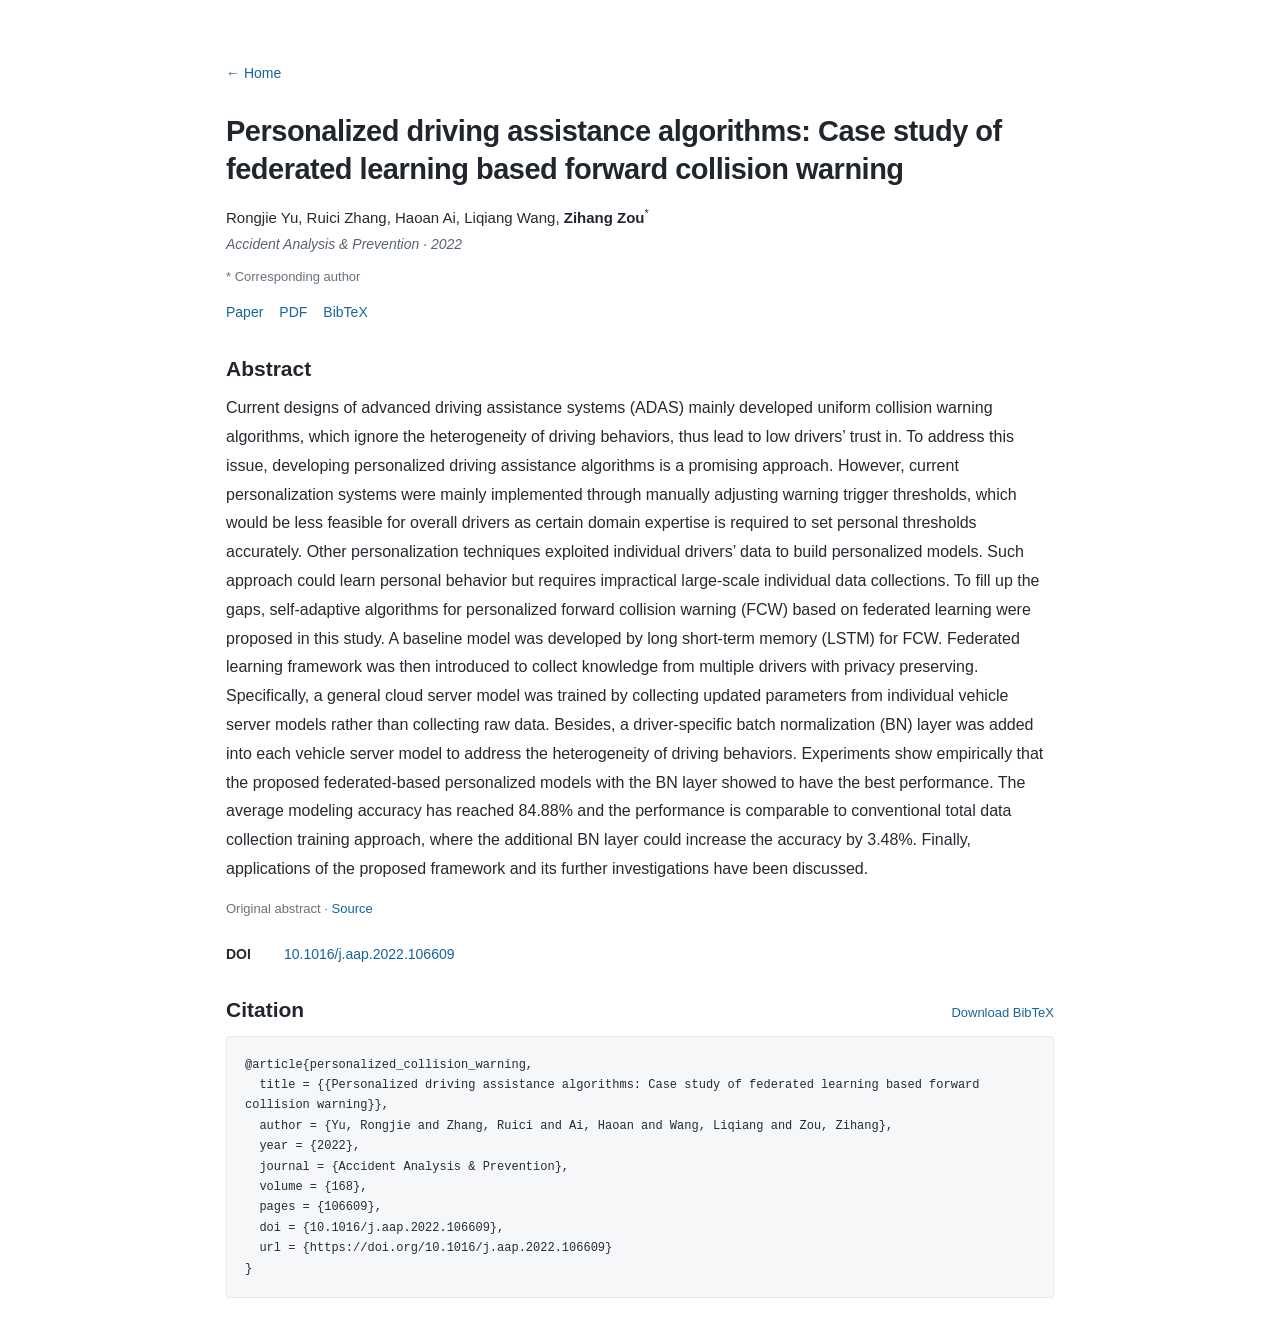
<file: papers/personalized-collision-warning/index.html>
<!doctype html>
<html lang="en">
<head>
<meta charset="utf-8">
<meta name="viewport" content="width=device-width, initial-scale=1">
<title>Personalized driving assistance algorithms: Case study of federated learning based forward collision warning | Zihang Zou</title>
<meta name="description" content="Current designs of advanced driving assistance systems (ADAS) mainly developed uniform collision warning algorithms, which ignore the heterogeneity of driving behaviors, thus lead to low drivers’ trust in.">
<meta name="author" content="Zihang Zou">
<meta name="robots" content="index, follow">
<link rel="canonical" href="https://zihangzou.github.io/papers/personalized-collision-warning/">
<meta property="og:type" content="website">
<meta property="og:title" content="Personalized driving assistance algorithms: Case study of federated learning based forward collision warning | Zihang Zou">
<meta property="og:description" content="Current designs of advanced driving assistance systems (ADAS) mainly developed uniform collision warning algorithms, which ignore the heterogeneity of driving behaviors, thus lead to low drivers’ trust in.">
<meta property="og:url" content="https://zihangzou.github.io/papers/personalized-collision-warning/">
<meta property="og:site_name" content="Zihang Zou">
<meta name="twitter:card" content="summary">
<meta name="theme-color" content="#ffffff">
<meta property="og:image" content="https://zihangzou.github.io/assets/profile-photo.jpg">
<link rel="icon" href="/favicon.svg" type="image/svg+xml">
<link rel="stylesheet" href="/assets/style.css">
<link rel="alternate" type="application/json" href="/publications.json" title="Selected publication metadata">
<link rel="alternate" type="application/json" href="/research.json" title="Research themes and publication relationships">
<link rel="alternate" type="application/json" href="/research-focus.json" title="Current and future research focus">
<meta name="citation_title" content="Personalized driving assistance algorithms: Case study of federated learning based forward collision warning">
<meta name="citation_author" content="Rongjie Yu">
<meta name="citation_author" content="Ruici Zhang">
<meta name="citation_author" content="Haoan Ai">
<meta name="citation_author" content="Liqiang Wang">
<meta name="citation_author" content="Zihang Zou">
<meta name="citation_publication_date" content="2022">
<meta name="citation_language" content="en">
<meta name="citation_journal_title" content="Accident Analysis &amp; Prevention">
<meta name="citation_volume" content="168">
<meta name="citation_firstpage" content="106609">
<meta name="citation_doi" content="10.1016/j.aap.2022.106609">
<script type="application/ld+json">{"@context": "https://schema.org", "@type": "ScholarlyArticle", "@id": "https://zihangzou.github.io/papers/personalized-collision-warning/#article", "url": "https://zihangzou.github.io/papers/personalized-collision-warning/", "name": "Personalized driving assistance algorithms: Case study of federated learning based forward collision warning", "headline": "Personalized driving assistance algorithms: Case study of federated learning based forward collision warning", "author": [{"@type": "Person", "name": "Rongjie Yu"}, {"@type": "Person", "name": "Ruici Zhang"}, {"@type": "Person", "name": "Haoan Ai"}, {"@type": "Person", "name": "Liqiang Wang"}, {"@type": "Person", "name": "Zihang Zou", "@id": "https://zihangzou.github.io/#person"}], "abstract": "Current designs of advanced driving assistance systems (ADAS) mainly developed uniform collision warning algorithms, which ignore the heterogeneity of driving behaviors, thus lead to low drivers’ trust in. To address this issue, developing personalized driving assistance algorithms is a promising approach. However, current personalization systems were mainly implemented through manually adjusting warning trigger thresholds, which would be less feasible for overall drivers as certain domain expertise is required to set personal thresholds accurately. Other personalization techniques exploited individual drivers’ data to build personalized models. Such approach could learn personal behavior but requires impractical large-scale individual data collections. To fill up the gaps, self-adaptive algorithms for personalized forward collision warning (FCW) based on federated learning were proposed in this study. A baseline model was developed by long short-term memory (LSTM) for FCW. Federated learning framework was then introduced to collect knowledge from multiple drivers with privacy preserving. Specifically, a general cloud server model was trained by collecting updated parameters from individual vehicle server models rather than collecting raw data. Besides, a driver-specific batch normalization (BN) layer was added into each vehicle server model to address the heterogeneity of driving behaviors. Experiments show empirically that the proposed federated-based personalized models with the BN layer showed to have the best performance. The average modeling accuracy has reached 84.88% and the performance is comparable to conventional total data collection training approach, where the additional BN layer could increase the accuracy by 3.48%. Finally, applications of the proposed framework and its further investigations have been discussed.", "about": {"@type": "Thing", "name": "Personalized Learning & Traffic Safety"}, "datePublished": "2022", "inLanguage": "en", "keywords": ["Federated learning", "Personalized driving assistance", "Forward collision warning"], "isPartOf": {"@type": "CreativeWork", "name": "Accident Analysis & Prevention"}, "sameAs": "https://doi.org/10.1016/j.aap.2022.106609", "identifier": "10.1016/j.aap.2022.106609"}</script>
</head>
<body>
<a class="skip-link" href="#main">Skip to content</a>
<div class="site-shell">
<main id="main"><article class="paper-detail"><a class="back-link" href="/">← Home</a><header class="paper-heading"><h1>Personalized driving assistance algorithms: Case study of federated learning based forward collision warning</h1><p class="authors">Rongjie Yu, Ruici Zhang, Haoan Ai, Liqiang Wang, <strong>Zihang Zou</strong><sup>*</sup></p><p class="venue">Accident Analysis &amp; Prevention · 2022</p><p class="author-legend">* Corresponding author</p><div class="resource-links"><a href="https://doi.org/10.1016/j.aap.2022.106609">Paper</a><a href="https://par.nsf.gov/servlets/purl/10343332">PDF</a><a href="/papers/personalized-collision-warning/citation.bib">BibTeX</a></div></header><section class="abstract-section" aria-labelledby="abstract"><h2 id="abstract">Abstract</h2><p class="full-abstract">Current designs of advanced driving assistance systems (ADAS) mainly developed uniform collision warning algorithms, which ignore the heterogeneity of driving behaviors, thus lead to low drivers’ trust in. To address this issue, developing personalized driving assistance algorithms is a promising approach. However, current personalization systems were mainly implemented through manually adjusting warning trigger thresholds, which would be less feasible for overall drivers as certain domain expertise is required to set personal thresholds accurately. Other personalization techniques exploited individual drivers’ data to build personalized models. Such approach could learn personal behavior but requires impractical large-scale individual data collections. To fill up the gaps, self-adaptive algorithms for personalized forward collision warning (FCW) based on federated learning were proposed in this study. A baseline model was developed by long short-term memory (LSTM) for FCW. Federated learning framework was then introduced to collect knowledge from multiple drivers with privacy preserving. Specifically, a general cloud server model was trained by collecting updated parameters from individual vehicle server models rather than collecting raw data. Besides, a driver-specific batch normalization (BN) layer was added into each vehicle server model to address the heterogeneity of driving behaviors. Experiments show empirically that the proposed federated-based personalized models with the BN layer showed to have the best performance. The average modeling accuracy has reached 84.88% and the performance is comparable to conventional total data collection training approach, where the additional BN layer could increase the accuracy by 3.48%. Finally, applications of the proposed framework and its further investigations have been discussed.</p><p class="source-note">Original abstract · <a href="https://par.nsf.gov/servlets/purl/10343332">Source</a></p></section><dl class="identifiers"><div><dt>DOI</dt><dd><a href="https://doi.org/10.1016/j.aap.2022.106609">10.1016/j.aap.2022.106609</a></dd></div></dl><section class="citation-section" aria-labelledby="citation"><div class="citation-heading"><h2 id="citation">Citation</h2><a href="citation.bib" download>Download BibTeX</a></div><pre><code>@article{personalized_collision_warning,
  title = {{Personalized driving assistance algorithms: Case study of federated learning based forward collision warning}},
  author = {Yu, Rongjie and Zhang, Ruici and Ai, Haoan and Wang, Liqiang and Zou, Zihang},
  year = {2022},
  journal = {Accident Analysis &amp; Prevention},
  volume = {168},
  pages = {106609},
  doi = {10.1016/j.aap.2022.106609},
  url = {https://doi.org/10.1016/j.aap.2022.106609}
}
</code></pre></section></article></main>

</div>
<!-- Cloudflare Web Analytics -->
<script type="module" src="https://static.cloudflareinsights.com/beacon.min.js" data-cf-beacon='{"token":"84c06373300c4f2ba784f7d13a7450f1"}'></script>
<!-- End Cloudflare Web Analytics -->
</body>
</html>
</file>
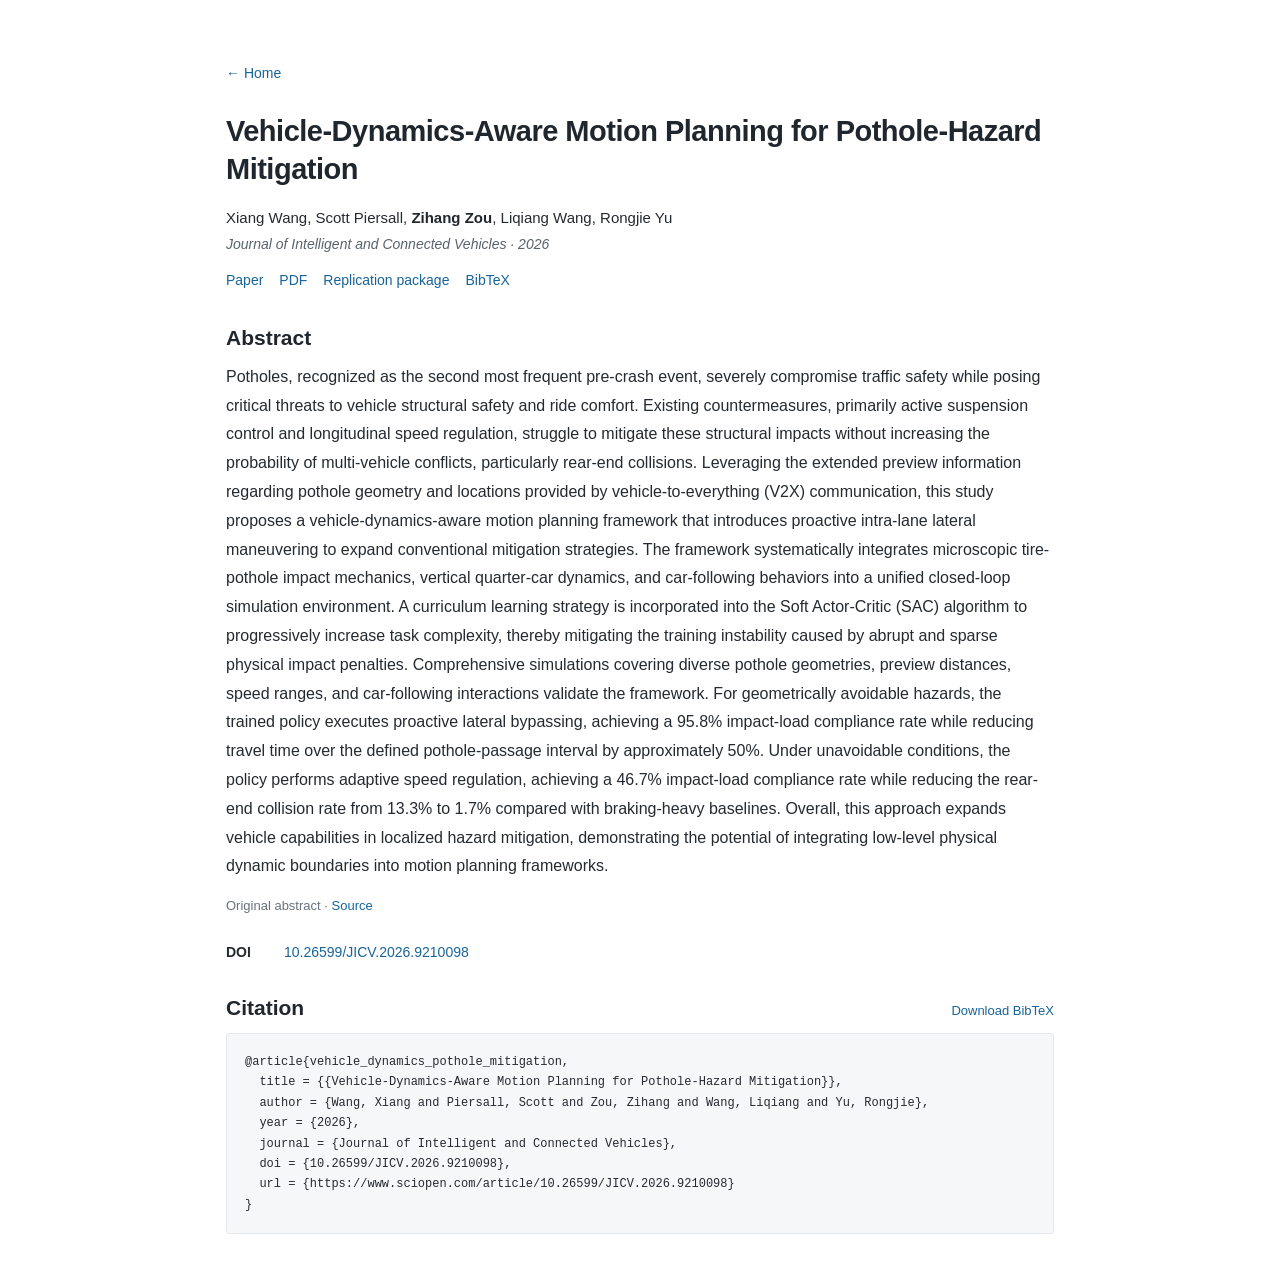
<file: papers/vehicle-dynamics-pothole-mitigation/index.html>
<!doctype html>
<html lang="en">
<head>
<meta charset="utf-8">
<meta name="viewport" content="width=device-width, initial-scale=1">
<title>Vehicle-Dynamics-Aware Motion Planning for Pothole-Hazard Mitigation | Zihang Zou</title>
<meta name="description" content="Potholes, recognized as the second most frequent pre-crash event, severely compromise traffic safety while posing critical threats to vehicle structural safety and ride comfort.">
<meta name="author" content="Zihang Zou">
<meta name="robots" content="index, follow">
<link rel="canonical" href="https://zihangzou.github.io/papers/vehicle-dynamics-pothole-mitigation/">
<meta property="og:type" content="website">
<meta property="og:title" content="Vehicle-Dynamics-Aware Motion Planning for Pothole-Hazard Mitigation | Zihang Zou">
<meta property="og:description" content="Potholes, recognized as the second most frequent pre-crash event, severely compromise traffic safety while posing critical threats to vehicle structural safety and ride comfort.">
<meta property="og:url" content="https://zihangzou.github.io/papers/vehicle-dynamics-pothole-mitigation/">
<meta property="og:site_name" content="Zihang Zou">
<meta name="twitter:card" content="summary">
<meta name="theme-color" content="#ffffff">
<meta property="og:image" content="https://zihangzou.github.io/assets/profile-photo.jpg">
<link rel="icon" href="/favicon.svg" type="image/svg+xml">
<link rel="stylesheet" href="/assets/style.css">
<link rel="alternate" type="application/json" href="/publications.json" title="Selected publication metadata">
<link rel="alternate" type="application/json" href="/research.json" title="Research themes and publication relationships">
<link rel="alternate" type="application/json" href="/research-focus.json" title="Current and future research focus">
<meta name="citation_title" content="Vehicle-Dynamics-Aware Motion Planning for Pothole-Hazard Mitigation">
<meta name="citation_author" content="Xiang Wang">
<meta name="citation_author" content="Scott Piersall">
<meta name="citation_author" content="Zihang Zou">
<meta name="citation_author" content="Liqiang Wang">
<meta name="citation_author" content="Rongjie Yu">
<meta name="citation_publication_date" content="2026-09-08">
<meta name="citation_language" content="en">
<meta name="citation_journal_title" content="Journal of Intelligent and Connected Vehicles">
<meta name="citation_doi" content="10.26599/JICV.2026.9210098">
<script type="application/ld+json">{"@context": "https://schema.org", "@type": "ScholarlyArticle", "@id": "https://zihangzou.github.io/papers/vehicle-dynamics-pothole-mitigation/#article", "url": "https://zihangzou.github.io/papers/vehicle-dynamics-pothole-mitigation/", "name": "Vehicle-Dynamics-Aware Motion Planning for Pothole-Hazard Mitigation", "headline": "Vehicle-Dynamics-Aware Motion Planning for Pothole-Hazard Mitigation", "author": [{"@type": "Person", "name": "Xiang Wang"}, {"@type": "Person", "name": "Scott Piersall"}, {"@type": "Person", "name": "Zihang Zou", "@id": "https://zihangzou.github.io/#person"}, {"@type": "Person", "name": "Liqiang Wang"}, {"@type": "Person", "name": "Rongjie Yu"}], "abstract": "Potholes, recognized as the second most frequent pre-crash event, severely compromise traffic safety while posing critical threats to vehicle structural safety and ride comfort. Existing countermeasures, primarily active suspension control and longitudinal speed regulation, struggle to mitigate these structural impacts without increasing the probability of multi-vehicle conflicts, particularly rear-end collisions. Leveraging the extended preview information regarding pothole geometry and locations provided by vehicle-to-everything (V2X) communication, this study proposes a vehicle-dynamics-aware motion planning framework that introduces proactive intra-lane lateral maneuvering to expand conventional mitigation strategies. The framework systematically integrates microscopic tire-pothole impact mechanics, vertical quarter-car dynamics, and car-following behaviors into a unified closed-loop simulation environment. A curriculum learning strategy is incorporated into the Soft Actor-Critic (SAC) algorithm to progressively increase task complexity, thereby mitigating the training instability caused by abrupt and sparse physical impact penalties. Comprehensive simulations covering diverse pothole geometries, preview distances, speed ranges, and car-following interactions validate the framework. For geometrically avoidable hazards, the trained policy executes proactive lateral bypassing, achieving a 95.8% impact-load compliance rate while reducing travel time over the defined pothole-passage interval by approximately 50%. Under unavoidable conditions, the policy performs adaptive speed regulation, achieving a 46.7% impact-load compliance rate while reducing the rear-end collision rate from 13.3% to 1.7% compared with braking-heavy baselines. Overall, this approach expands vehicle capabilities in localized hazard mitigation, demonstrating the potential of integrating low-level physical dynamic boundaries into motion planning frameworks.", "about": {"@type": "Thing", "name": "Law & Physical Rules Compliance", "url": "https://zihangzou.github.io/#law-and-physics-compliance"}, "datePublished": "2026-09-08", "inLanguage": "en", "keywords": ["Pothole handling", "Intelligent connected vehicles", "Motion planning", "Vehicle dynamics", "Traffic safety", "Reinforcement learning", "Soft Actor-Critic (SAC)"], "isPartOf": {"@type": "CreativeWork", "name": "Journal of Intelligent and Connected Vehicles"}, "sameAs": "https://www.sciopen.com/article/10.26599/JICV.2026.9210098", "identifier": "10.26599/JICV.2026.9210098"}</script>
</head>
<body>
<a class="skip-link" href="#main">Skip to content</a>
<div class="site-shell">
<main id="main"><article class="paper-detail"><a class="back-link" href="/">← Home</a><header class="paper-heading"><h1>Vehicle-Dynamics-Aware Motion Planning for Pothole-Hazard Mitigation</h1><p class="authors">Xiang Wang, Scott Piersall, <strong>Zihang Zou</strong>, Liqiang Wang, Rongjie Yu</p><p class="venue">Journal of Intelligent and Connected Vehicles · 2026</p><div class="resource-links"><a href="https://www.sciopen.com/article/10.26599/JICV.2026.9210098">Paper</a><a href="https://www.sciopen.com/local/article_pdf/10.26599/JICV.2026.9210098.pdf">PDF</a><a href="https://doi.org/10.26599/ETSD.2026.9190083">Replication package</a><a href="/papers/vehicle-dynamics-pothole-mitigation/citation.bib">BibTeX</a></div></header><section class="abstract-section" aria-labelledby="abstract"><h2 id="abstract">Abstract</h2><p class="full-abstract">Potholes, recognized as the second most frequent pre-crash event, severely compromise traffic safety while posing critical threats to vehicle structural safety and ride comfort. Existing countermeasures, primarily active suspension control and longitudinal speed regulation, struggle to mitigate these structural impacts without increasing the probability of multi-vehicle conflicts, particularly rear-end collisions. Leveraging the extended preview information regarding pothole geometry and locations provided by vehicle-to-everything (V2X) communication, this study proposes a vehicle-dynamics-aware motion planning framework that introduces proactive intra-lane lateral maneuvering to expand conventional mitigation strategies. The framework systematically integrates microscopic tire-pothole impact mechanics, vertical quarter-car dynamics, and car-following behaviors into a unified closed-loop simulation environment. A curriculum learning strategy is incorporated into the Soft Actor-Critic (SAC) algorithm to progressively increase task complexity, thereby mitigating the training instability caused by abrupt and sparse physical impact penalties. Comprehensive simulations covering diverse pothole geometries, preview distances, speed ranges, and car-following interactions validate the framework. For geometrically avoidable hazards, the trained policy executes proactive lateral bypassing, achieving a 95.8% impact-load compliance rate while reducing travel time over the defined pothole-passage interval by approximately 50%. Under unavoidable conditions, the policy performs adaptive speed regulation, achieving a 46.7% impact-load compliance rate while reducing the rear-end collision rate from 13.3% to 1.7% compared with braking-heavy baselines. Overall, this approach expands vehicle capabilities in localized hazard mitigation, demonstrating the potential of integrating low-level physical dynamic boundaries into motion planning frameworks.</p><p class="source-note">Original abstract · <a href="https://www.sciopen.com/article/10.26599/JICV.2026.9210098">Source</a></p></section><dl class="identifiers"><div><dt>DOI</dt><dd><a href="https://doi.org/10.26599/JICV.2026.9210098">10.26599/JICV.2026.9210098</a></dd></div></dl><section class="citation-section" aria-labelledby="citation"><div class="citation-heading"><h2 id="citation">Citation</h2><a href="citation.bib" download>Download BibTeX</a></div><pre><code>@article{vehicle_dynamics_pothole_mitigation,
  title = {{Vehicle-Dynamics-Aware Motion Planning for Pothole-Hazard Mitigation}},
  author = {Wang, Xiang and Piersall, Scott and Zou, Zihang and Wang, Liqiang and Yu, Rongjie},
  year = {2026},
  journal = {Journal of Intelligent and Connected Vehicles},
  doi = {10.26599/JICV.2026.9210098},
  url = {https://www.sciopen.com/article/10.26599/JICV.2026.9210098}
}
</code></pre></section></article></main>

</div>
<!-- Cloudflare Web Analytics -->
<script type="module" src="https://static.cloudflareinsights.com/beacon.min.js" data-cf-beacon='{"token":"84c06373300c4f2ba784f7d13a7450f1"}'></script>
<!-- End Cloudflare Web Analytics -->
</body>
</html>
</file>
<file: assets/style.css>
*{box-sizing:border-box}html{scroll-behavior:smooth}body{margin:0;background:#fff;color:#252a30;font:16px/1.65 -apple-system,BlinkMacSystemFont,"Segoe UI",Arial,sans-serif;-webkit-font-smoothing:antialiased}a{color:#17649a;text-decoration:none;text-underline-offset:3px}a:hover{text-decoration:underline}a:focus-visible{outline:2px solid #17649a;outline-offset:4px}p{margin:0 0 14px}h1,h2,h3,h4{color:#20262d;line-height:1.3}h1{font-size:34px;font-weight:600;letter-spacing:-.8px;margin:0 0 21px}h2{font-size:24px;font-weight:600;margin:0}h3{font-size:18px;font-weight:600;margin:0 0 6px}h4{font-size:16px;font-weight:600;margin:0 0 4px}strong{font-weight:600}.site-shell{max-width:900px;padding:60px 36px 36px;margin:auto}.profile{display:grid;grid-template-columns:minmax(0,1fr) 172px;gap:48px;align-items:start;margin-bottom:46px}.degree{font-size:23px;font-weight:400;letter-spacing:-.3px;white-space:nowrap}.profile-copy p{line-height:1.7}.profile-portrait{margin:0}.profile-portrait img{display:block;width:100%;height:auto;border-radius:3px}.contact-links{display:flex;flex-wrap:wrap;gap:9px 22px;margin-top:20px;font-size:15px}.section-heading{display:flex;align-items:baseline;justify-content:space-between;gap:16px;border-bottom:1px solid #e3e6e9;padding-bottom:10px;margin-bottom:27px}.author-legend{font-size:13px;color:#68727b;margin:0}.research-theme{margin-bottom:30px;scroll-margin-top:24px}.theme-description{font-size:14px;color:#59636e;line-height:1.6;margin:0 0 22px}.paper-row{margin:0 0 24px}.paper-row:last-child{margin-bottom:0}.authors{font-size:14px;line-height:1.65;margin:0 0 2px}.authors strong{color:#20262d}.authors sup{font-size:11px;line-height:0}.venue{font-size:14px;font-style:italic;margin:0 0 4px;color:#59636e}.resource-links{display:flex;gap:6px 16px;flex-wrap:wrap;font-size:13px;line-height:1.8}.complete-list{border-top:1px solid #e3e6e9;padding-top:17px;font-size:14px;margin:32px 0 0}.complete-list span{padding:0 8px;color:#8b9299}.skip-link{position:absolute;left:12px;top:-60px;background:#fff;padding:8px;z-index:2}.skip-link:focus{top:8px}.back-link{font-size:14px;display:inline-block;margin-bottom:28px}.paper-heading{margin-bottom:30px}.paper-heading h1{font-size:29px;letter-spacing:-.5px;margin-bottom:18px}.paper-heading .authors{font-size:15px}.paper-heading .author-legend{margin:10px 0}.paper-heading .resource-links{font-size:14px;margin-top:12px}.abstract-section h2,.citation-heading h2{font-size:21px;margin-bottom:12px}.full-abstract{line-height:1.8}.source-note{font-size:13px;color:#68727b}.identifiers{font-size:14px;overflow-wrap:anywhere;margin:24px 0}.identifiers>div{display:flex;gap:16px;margin-bottom:6px}.identifiers dt{font-weight:600;min-width:42px}.identifiers dd{margin:0}.citation-section{margin-top:30px}.citation-heading{display:flex;align-items:baseline;gap:20px;justify-content:space-between}.citation-heading>a{font-size:13px}pre{background:#f5f7f9;border:1px solid #e5e9ed;border-radius:3px;padding:18px;overflow-x:auto;font-size:12px;line-height:1.7;white-space:pre-wrap;overflow-wrap:anywhere;margin:0}code{font-family:Consolas,"SFMono-Regular",monospace}.not-found{padding:50px 0}@media(max-width:640px){.site-shell{padding:30px 22px}.profile{grid-template-columns:minmax(0,1fr) 112px;gap:22px;margin-bottom:34px}h1{font-size:29px;margin-bottom:16px}.degree{display:block;font-size:18px;margin-top:3px}.profile-copy p{font-size:15px}.contact-links{gap:8px 16px;font-size:14px}.section-heading{margin-bottom:23px}.paper-heading h1{font-size:25px}}@media(max-width:440px){.profile{grid-template-columns:1fr;gap:24px}.profile-portrait{grid-row:1;width:112px}.degree{display:inline;font-size:20px}.section-heading{align-items:flex-start;flex-direction:column;gap:7px}.site-shell{padding:26px 20px}h1{font-size:29px}.citation-heading{flex-wrap:wrap;gap:0 20px}}@media(prefers-reduced-motion:reduce){html{scroll-behavior:auto}}@media print{.site-shell{max-width:none;padding:0}.skip-link,.contact-links,.back-link{display:none}body{font-size:11pt}.paper-row{break-inside:avoid}.profile{grid-template-columns:1fr 120px}a{color:inherit}}

.paper-illustrated{display:block;margin-bottom:32px}.paper-visual{margin:16px 0 0;width:100%;max-width:720px;background:#fff}.paper-visual img{display:block;width:100%;height:auto}.paper-visual>a{display:block;border:1px solid #e3e6e9;border-radius:3px;padding:6px}.paper-visual figcaption{font-size:12px;line-height:1.5;margin-top:6px;color:#68727b}.paper-copy{min-width:0}

.paper-visual:has(img[src="/assets/anti-neuron-watermarking-figure1.png"]){max-width:480px}
</file>
